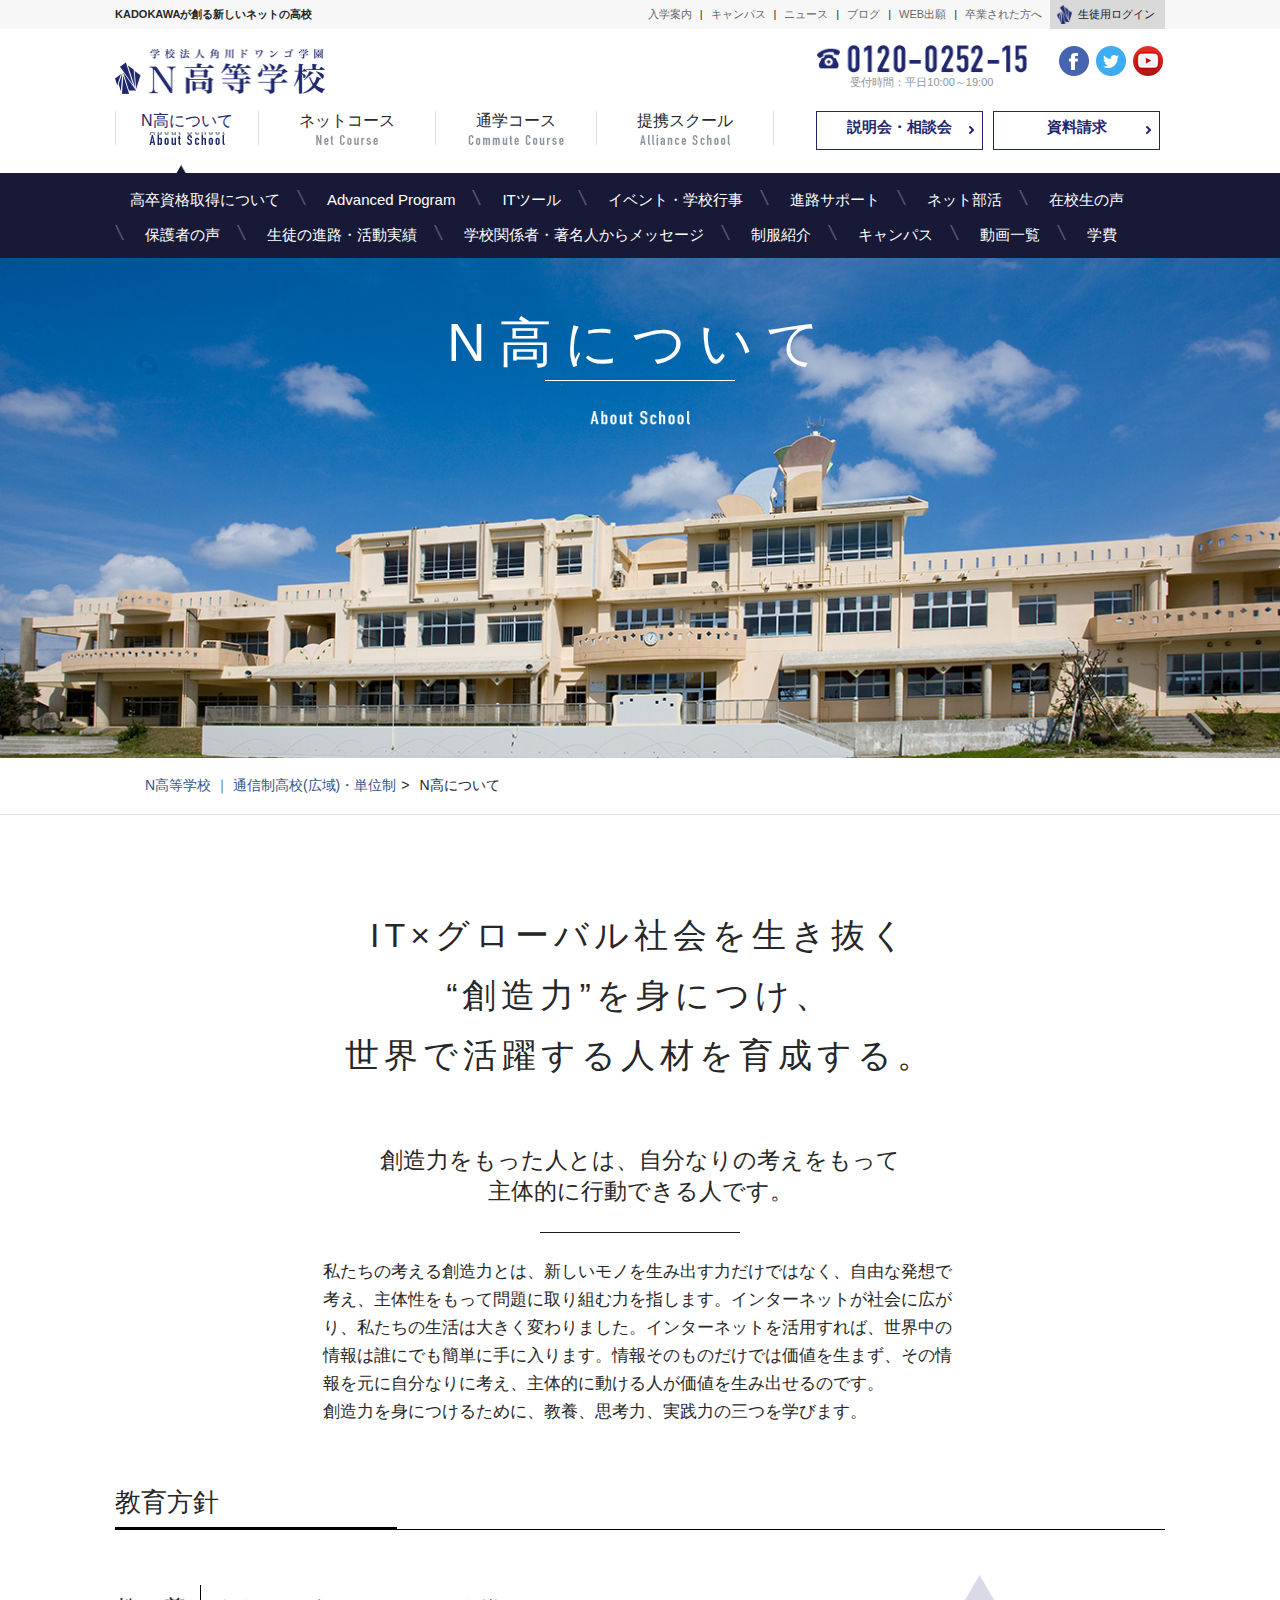
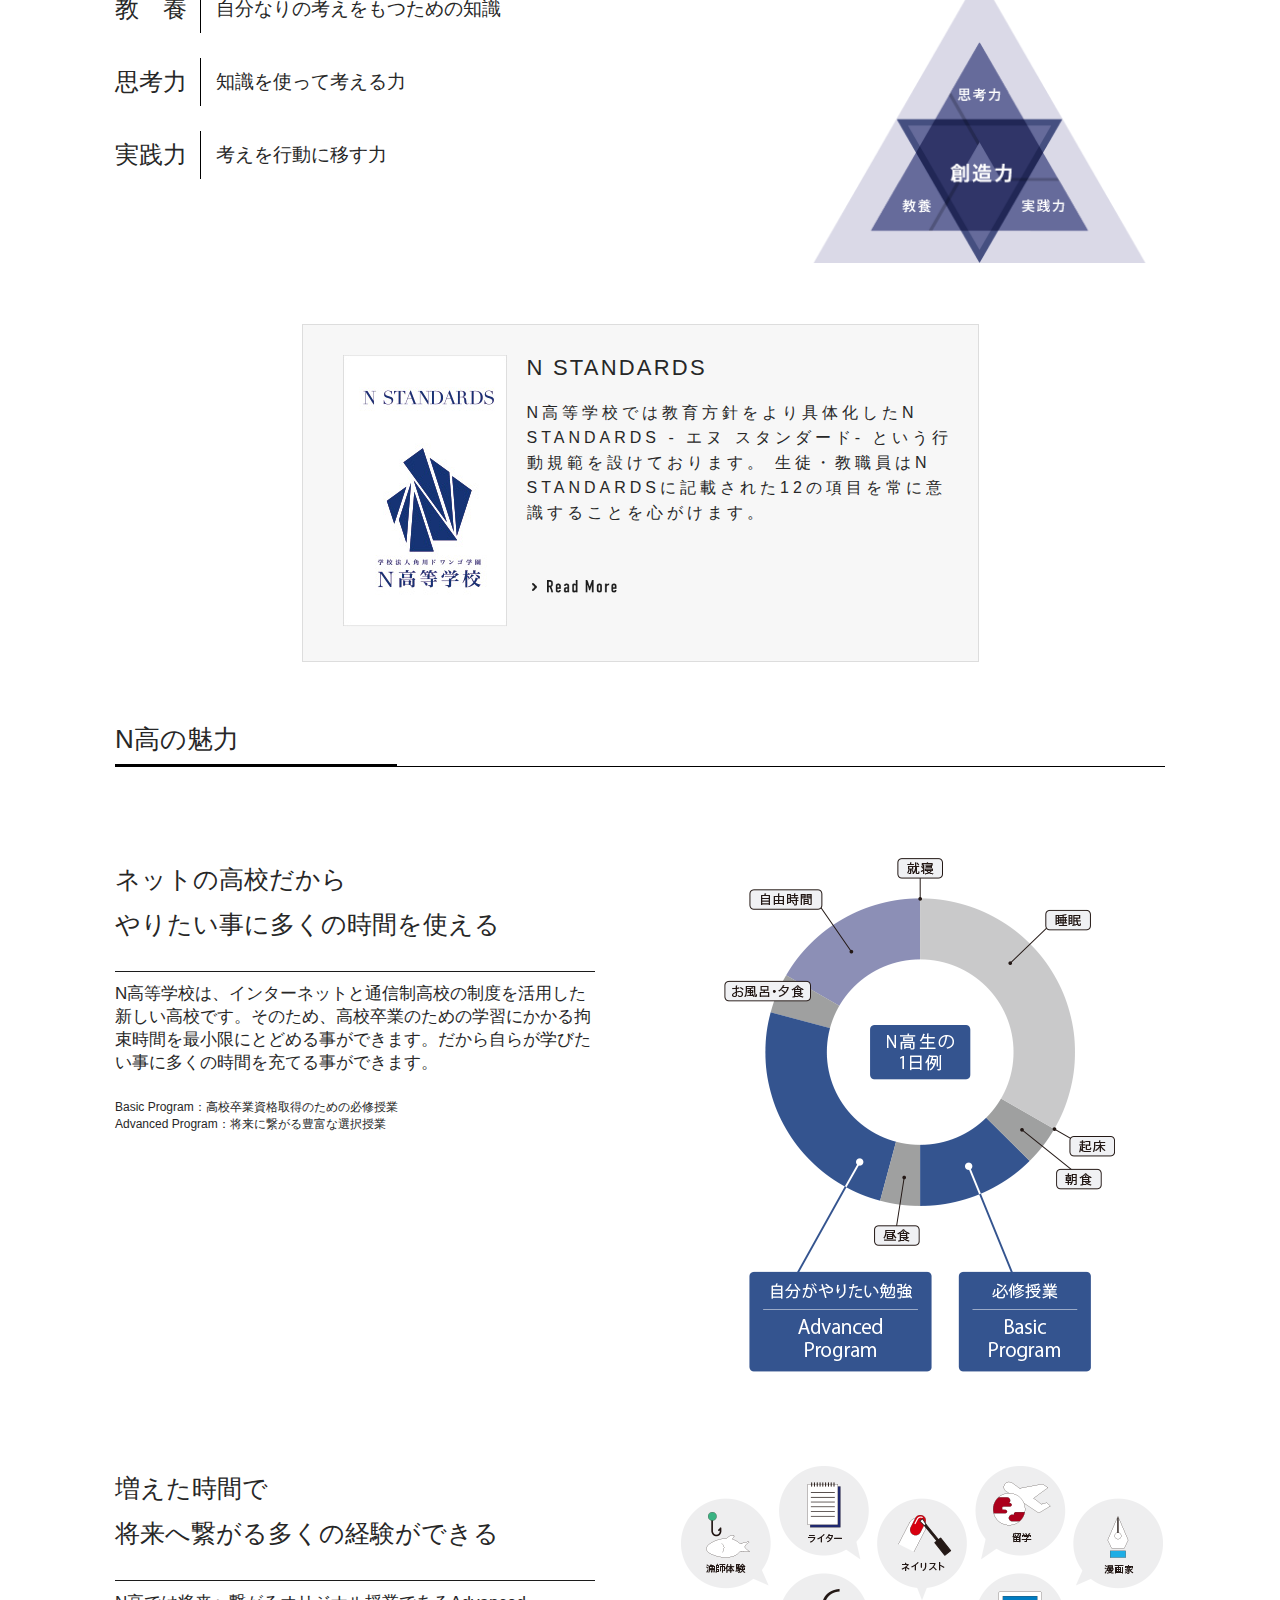
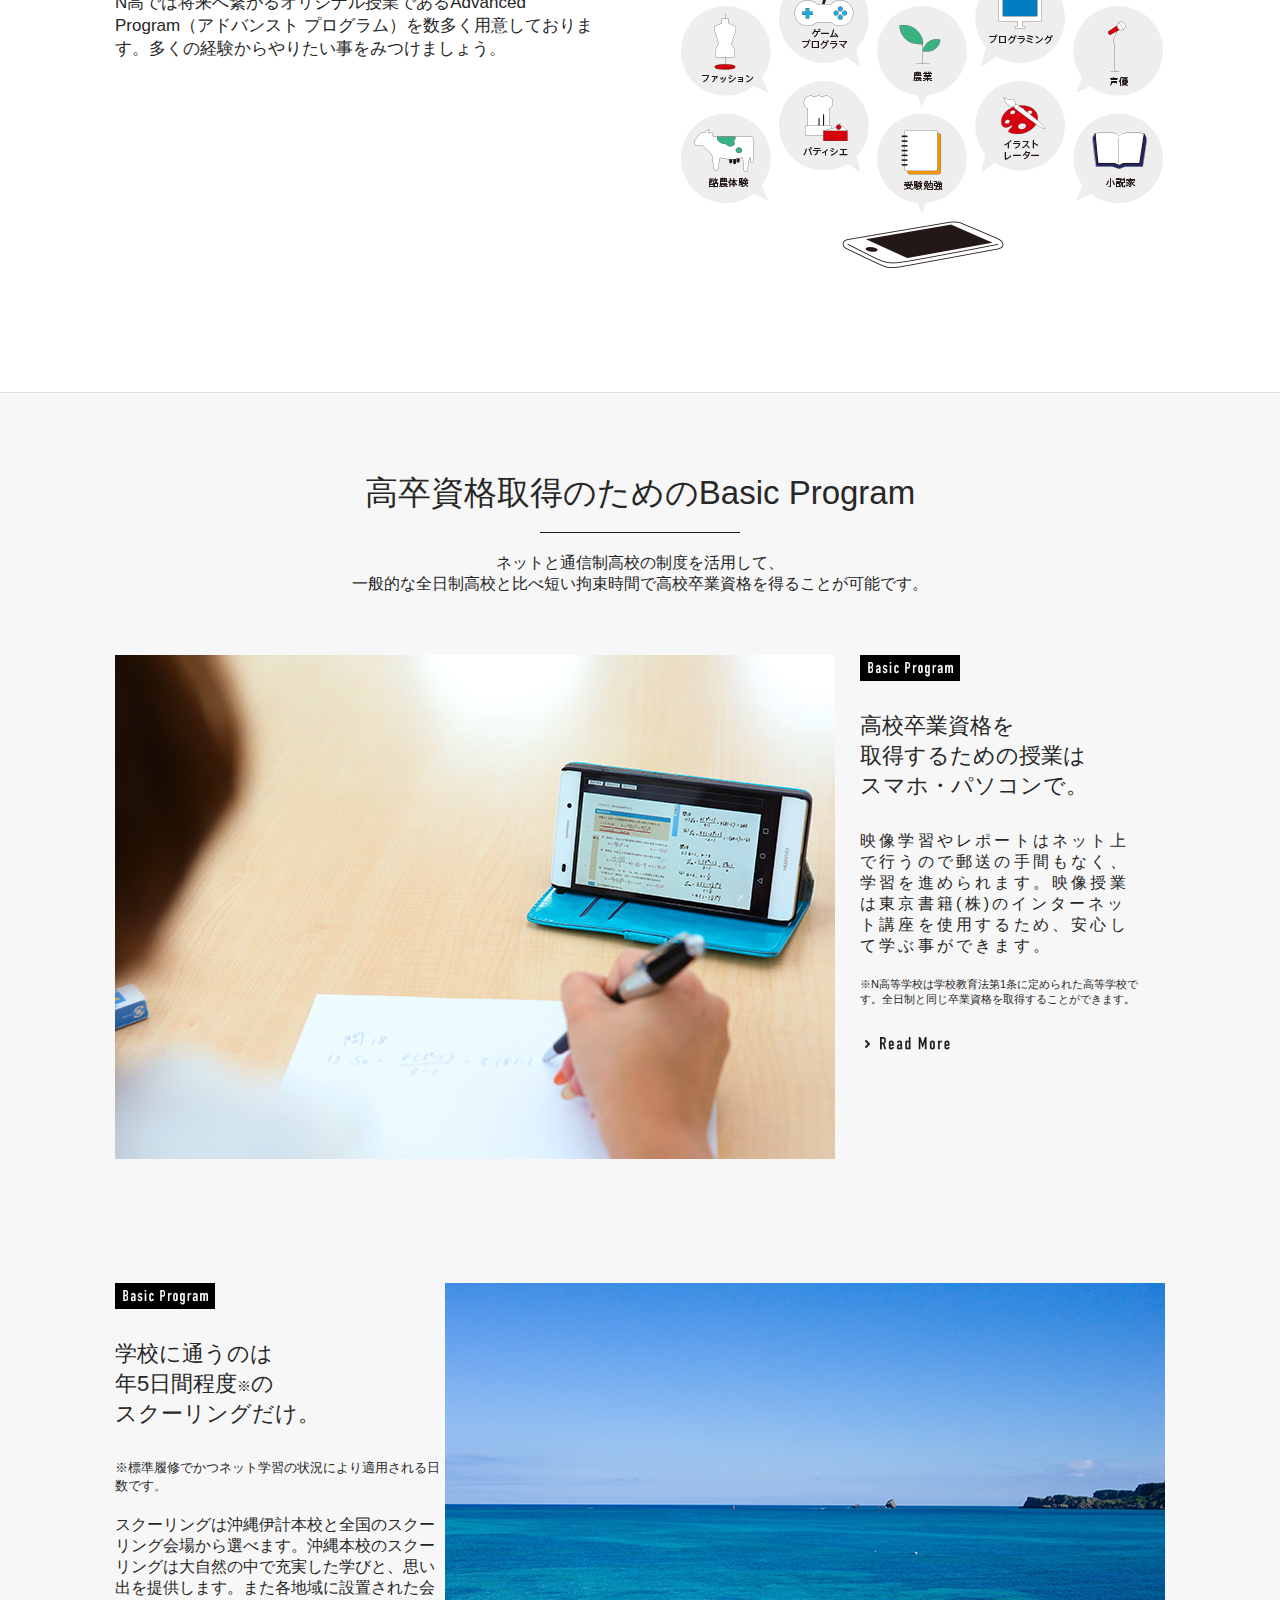
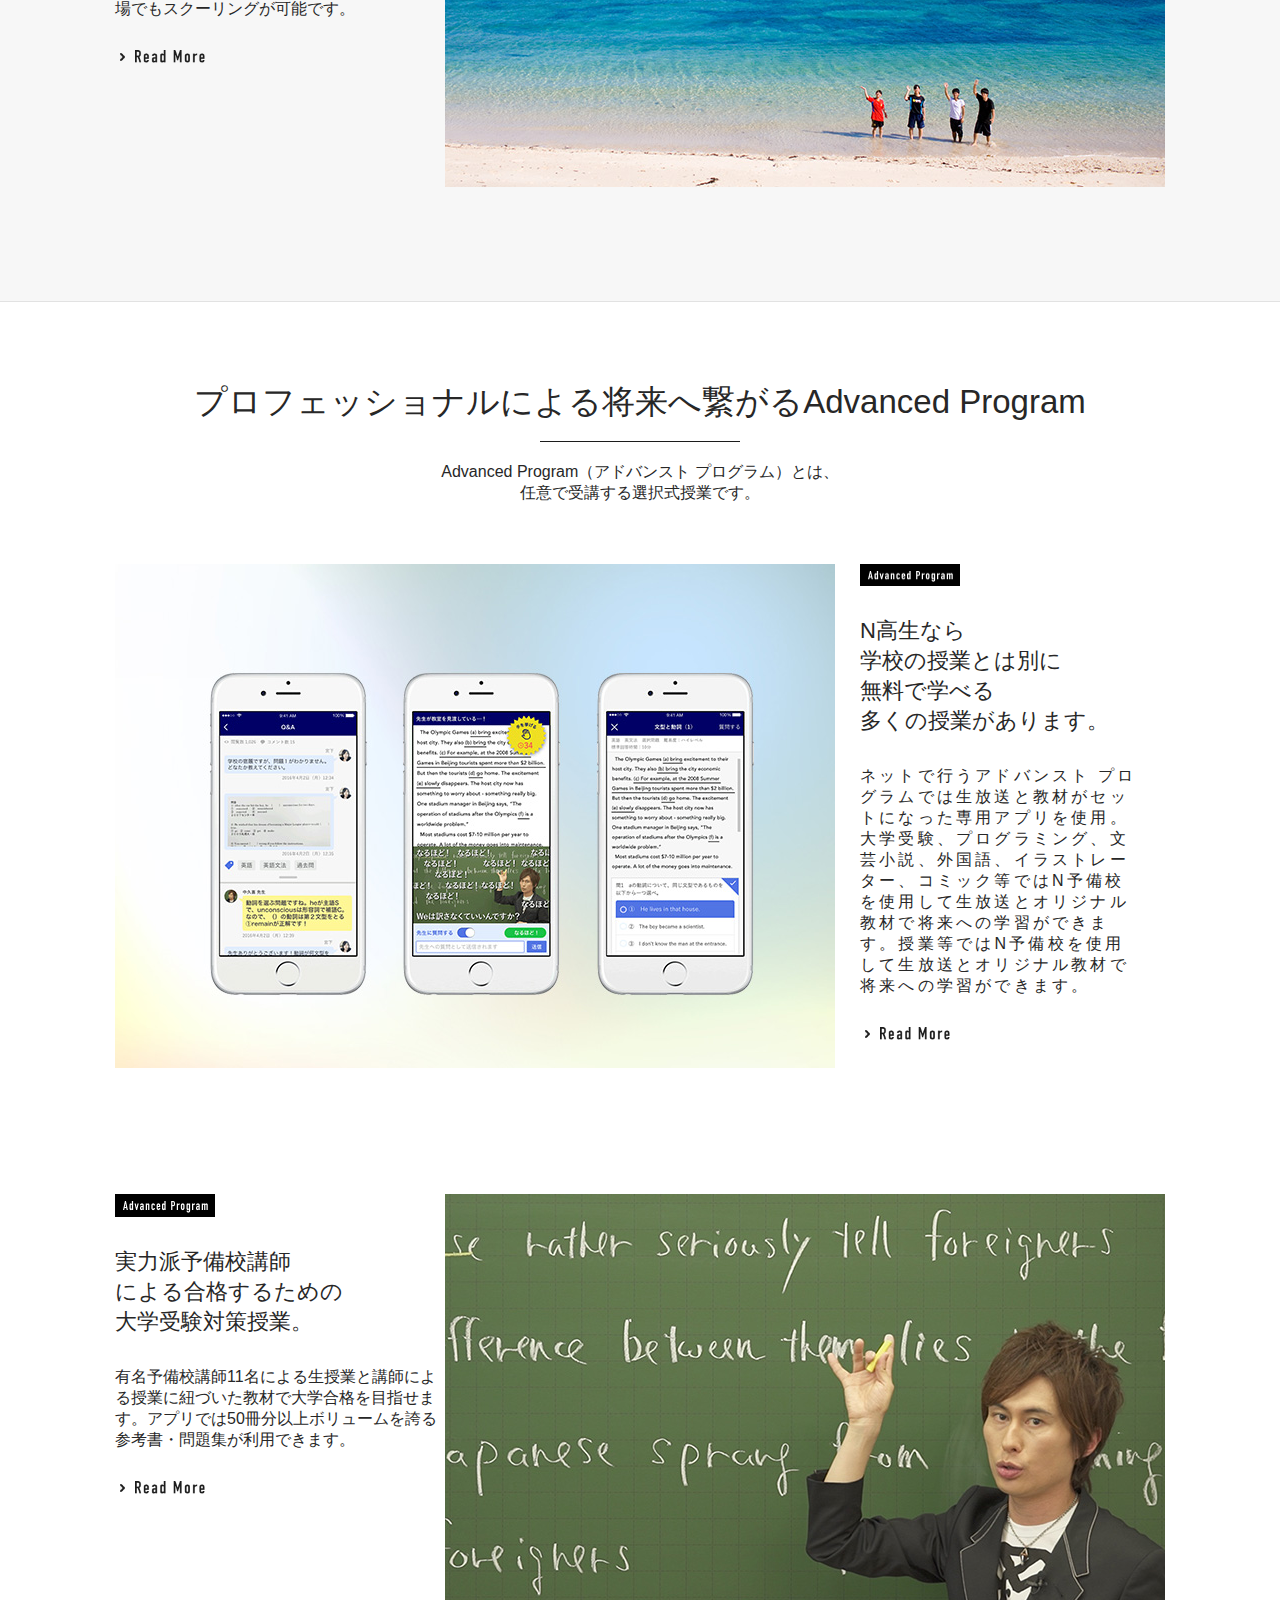
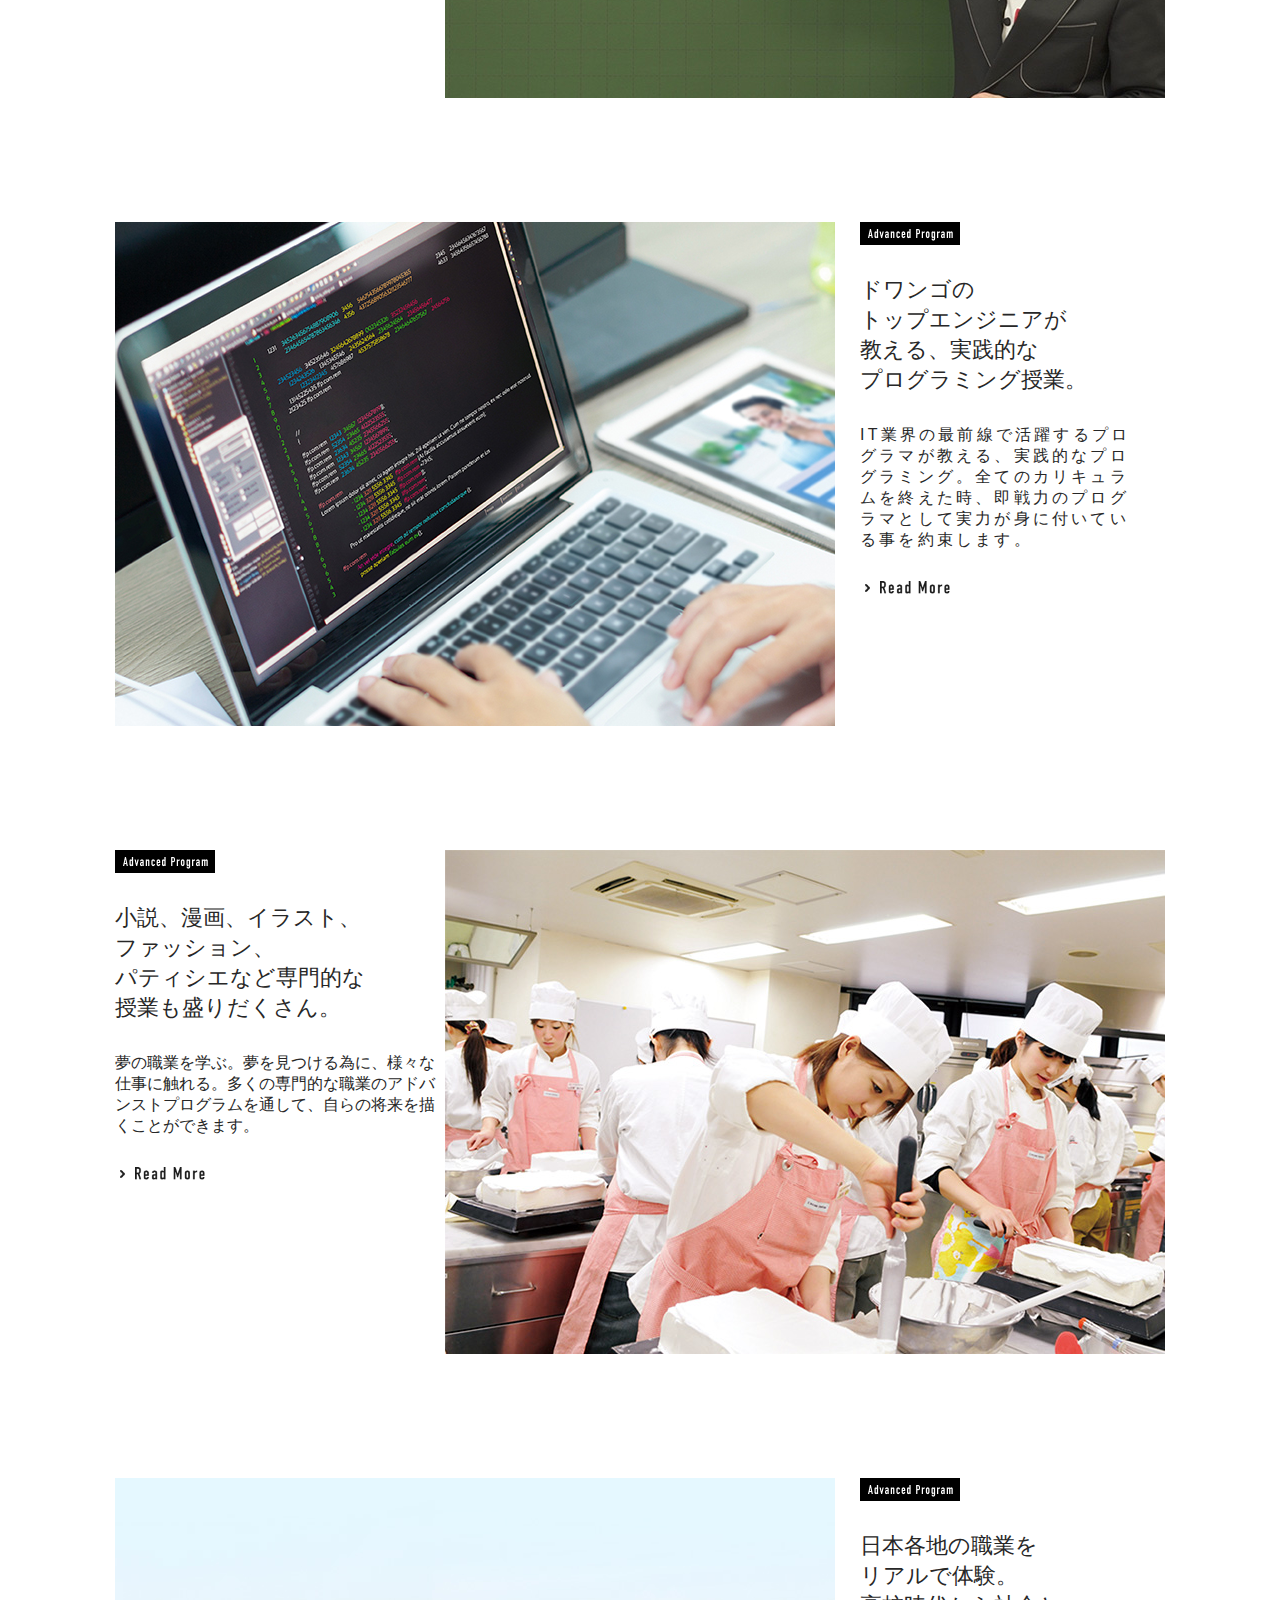
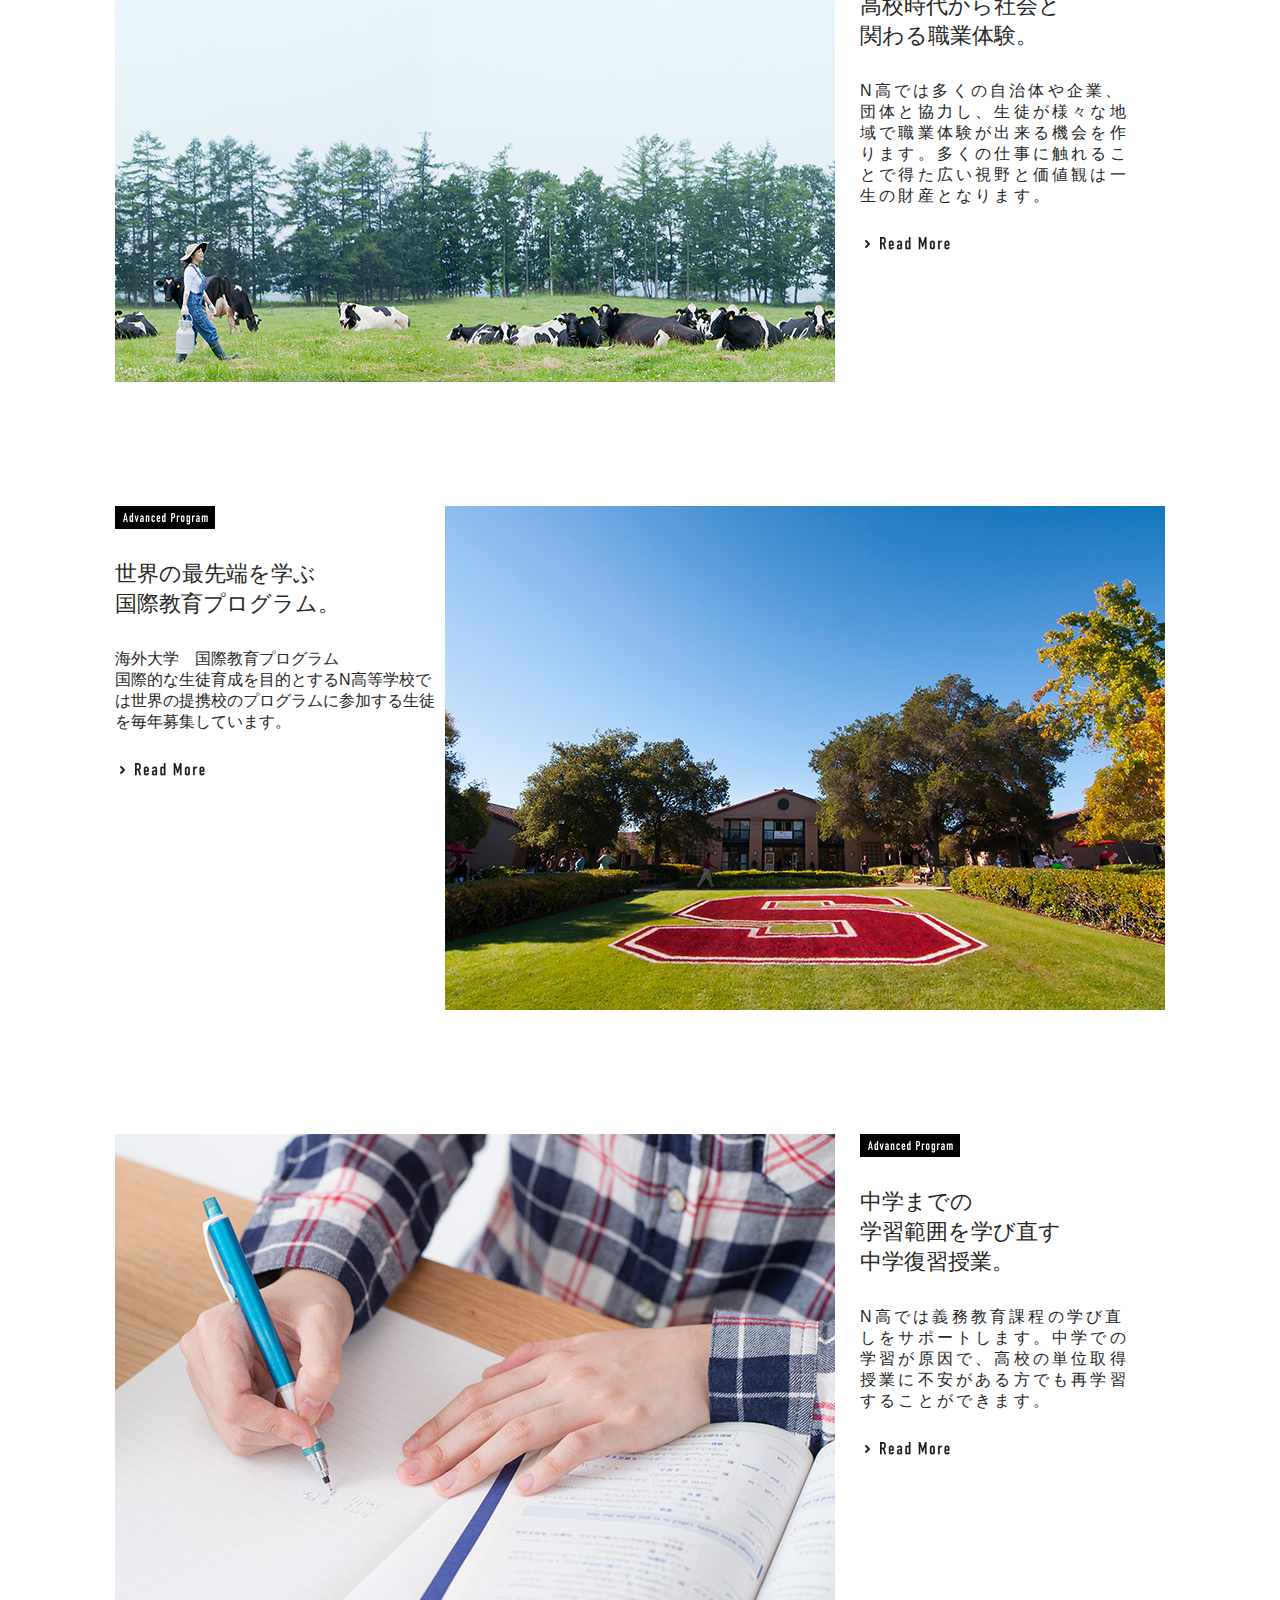
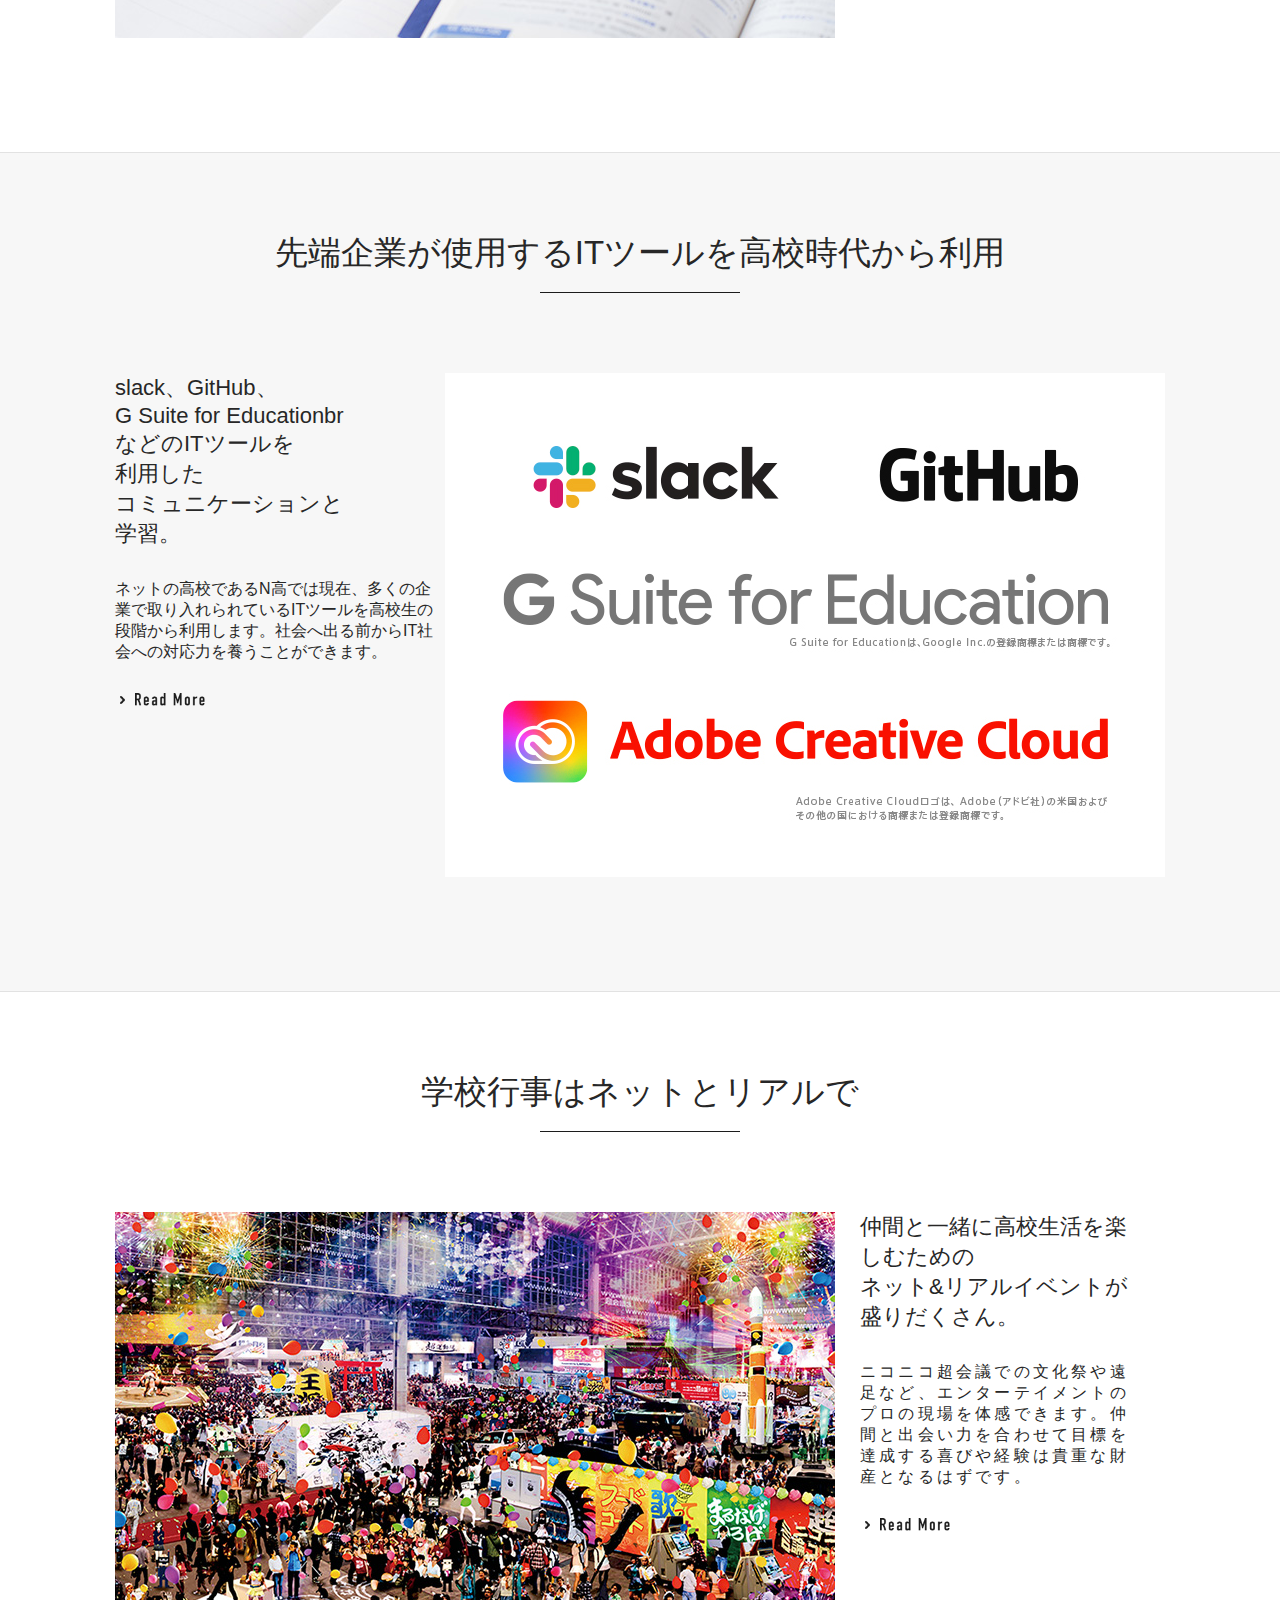
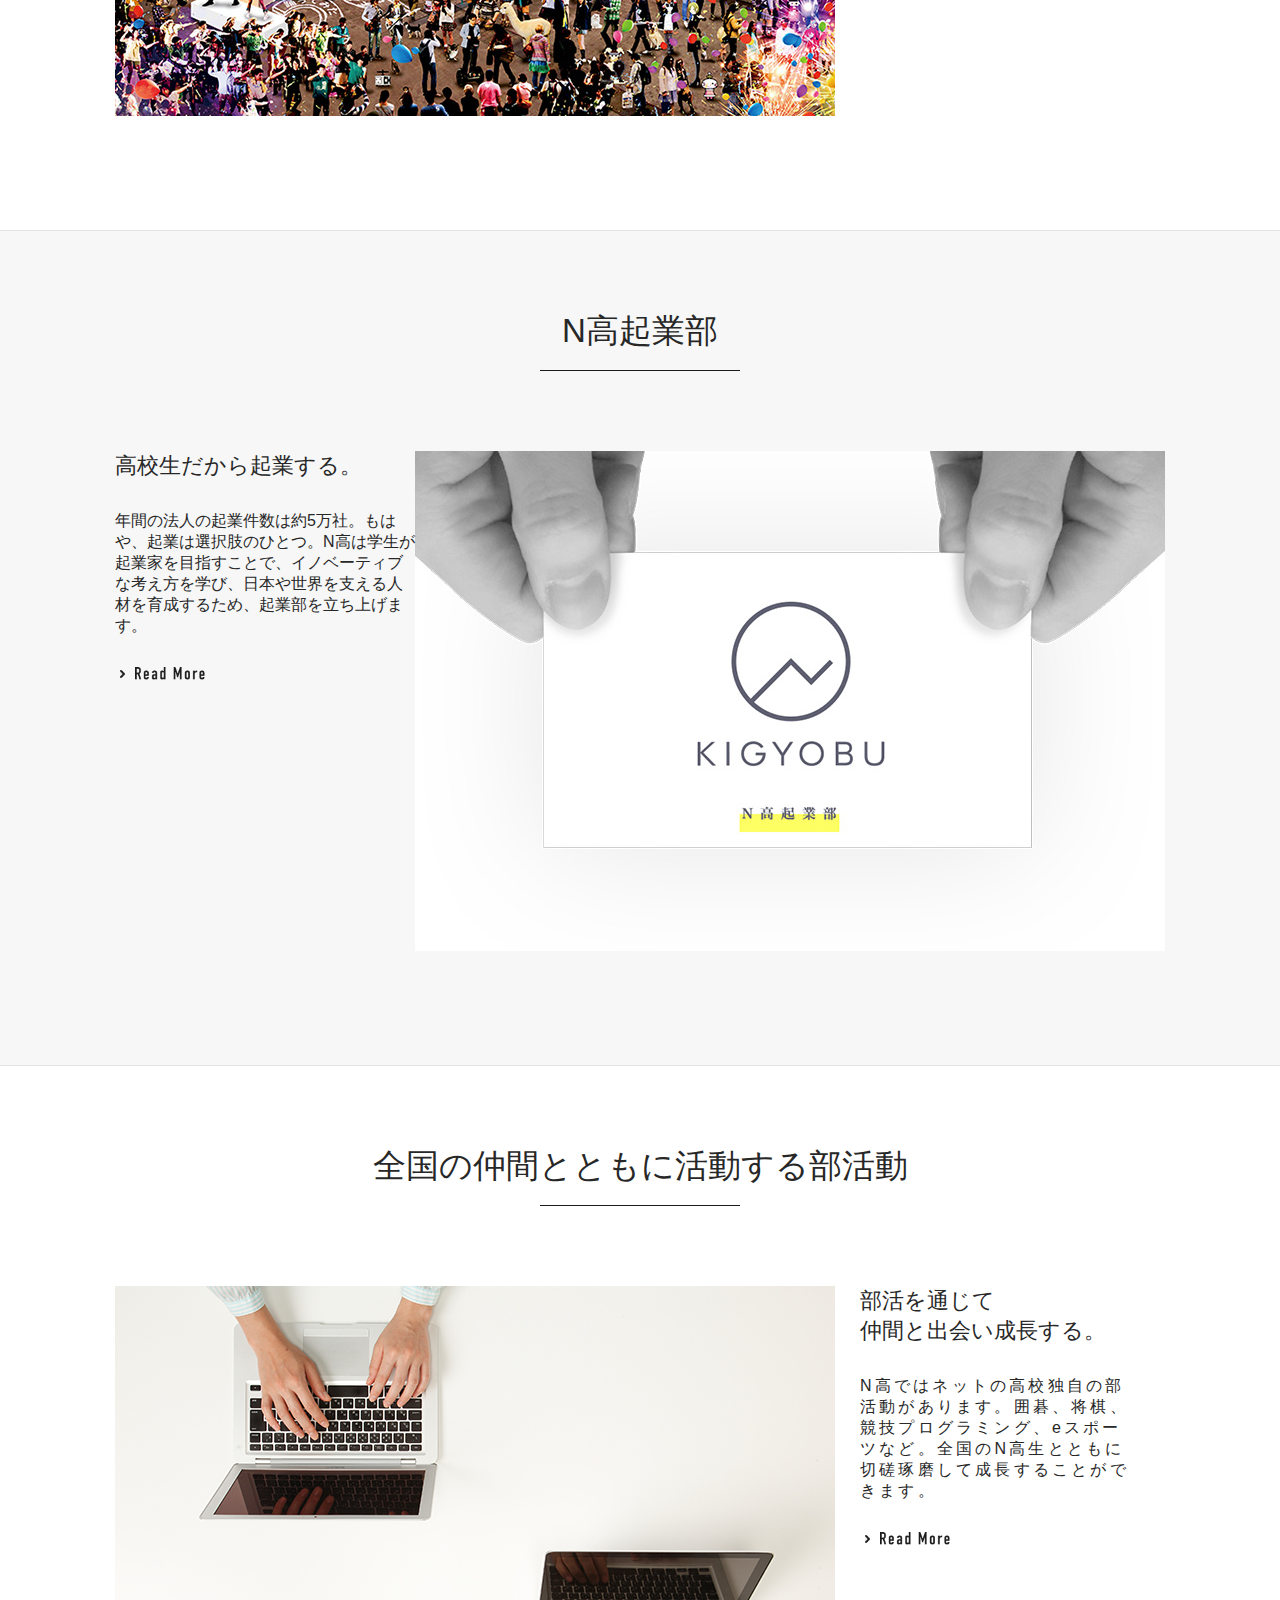
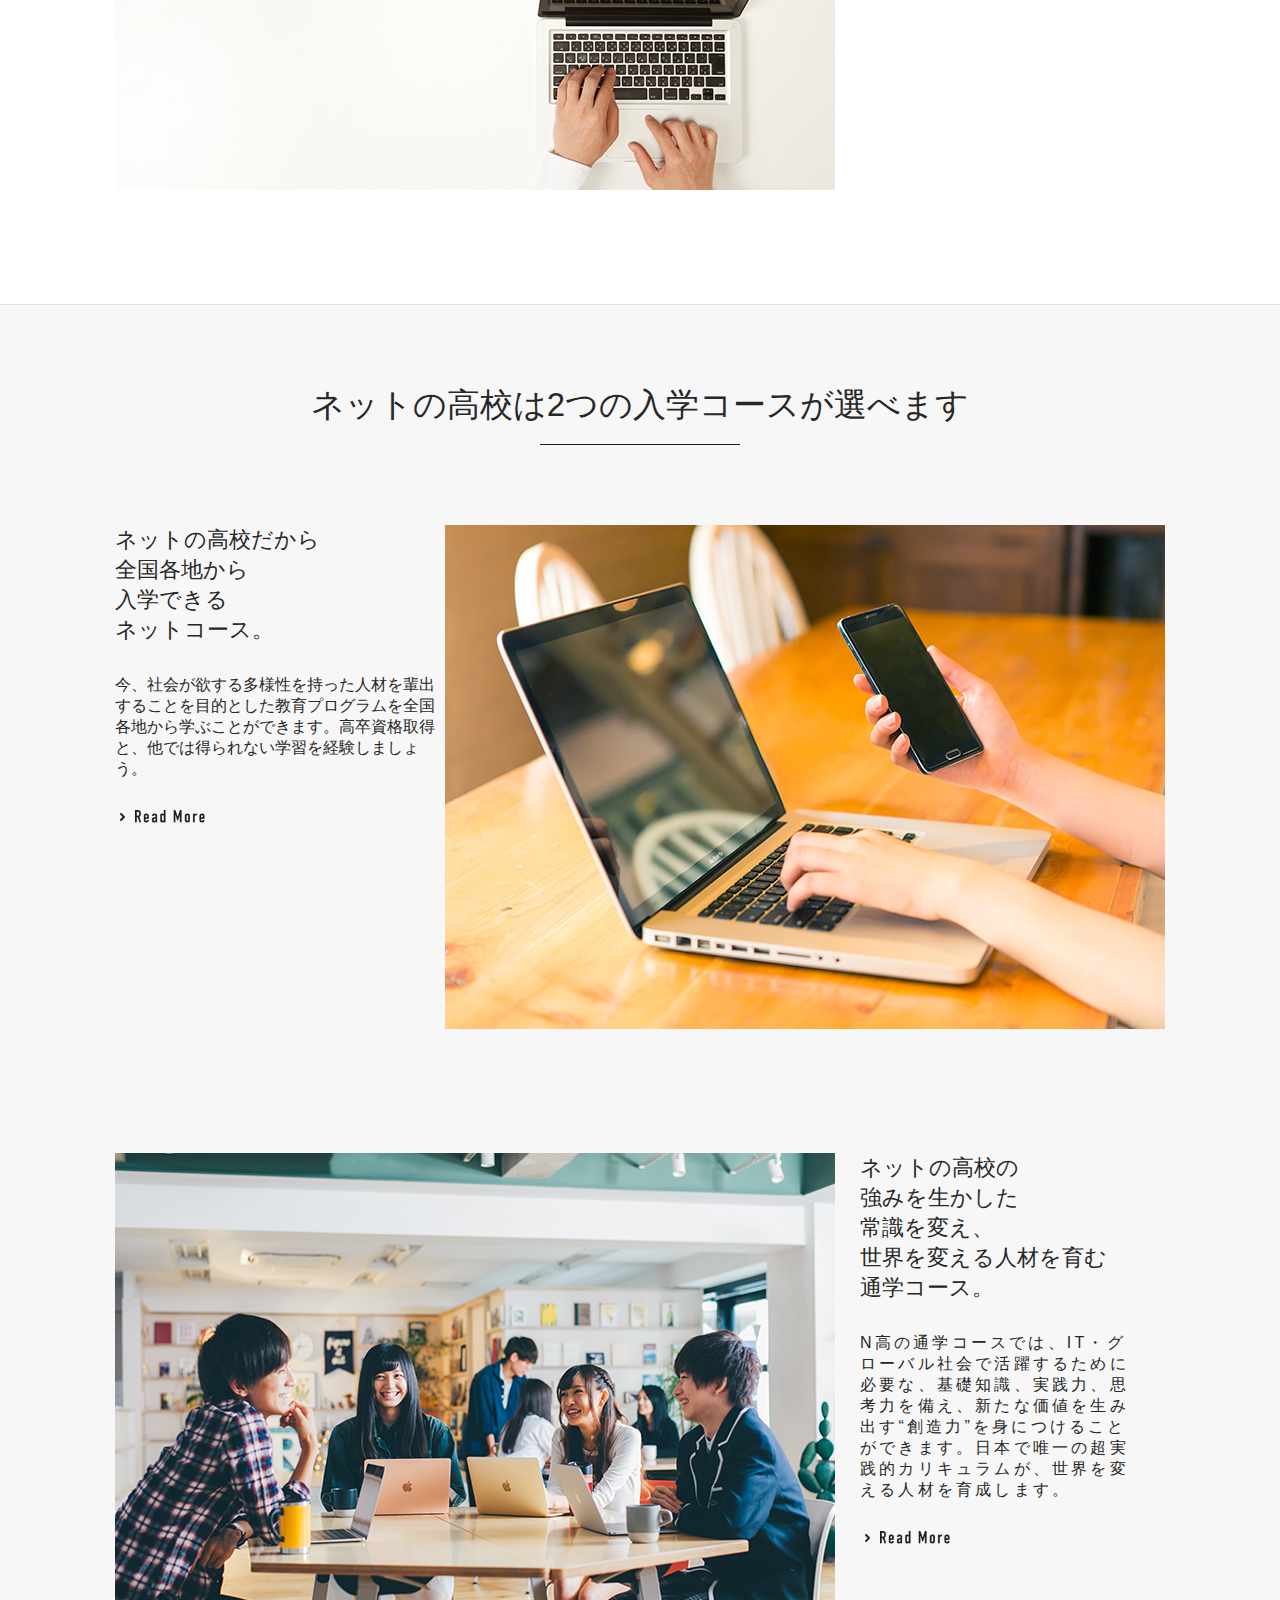
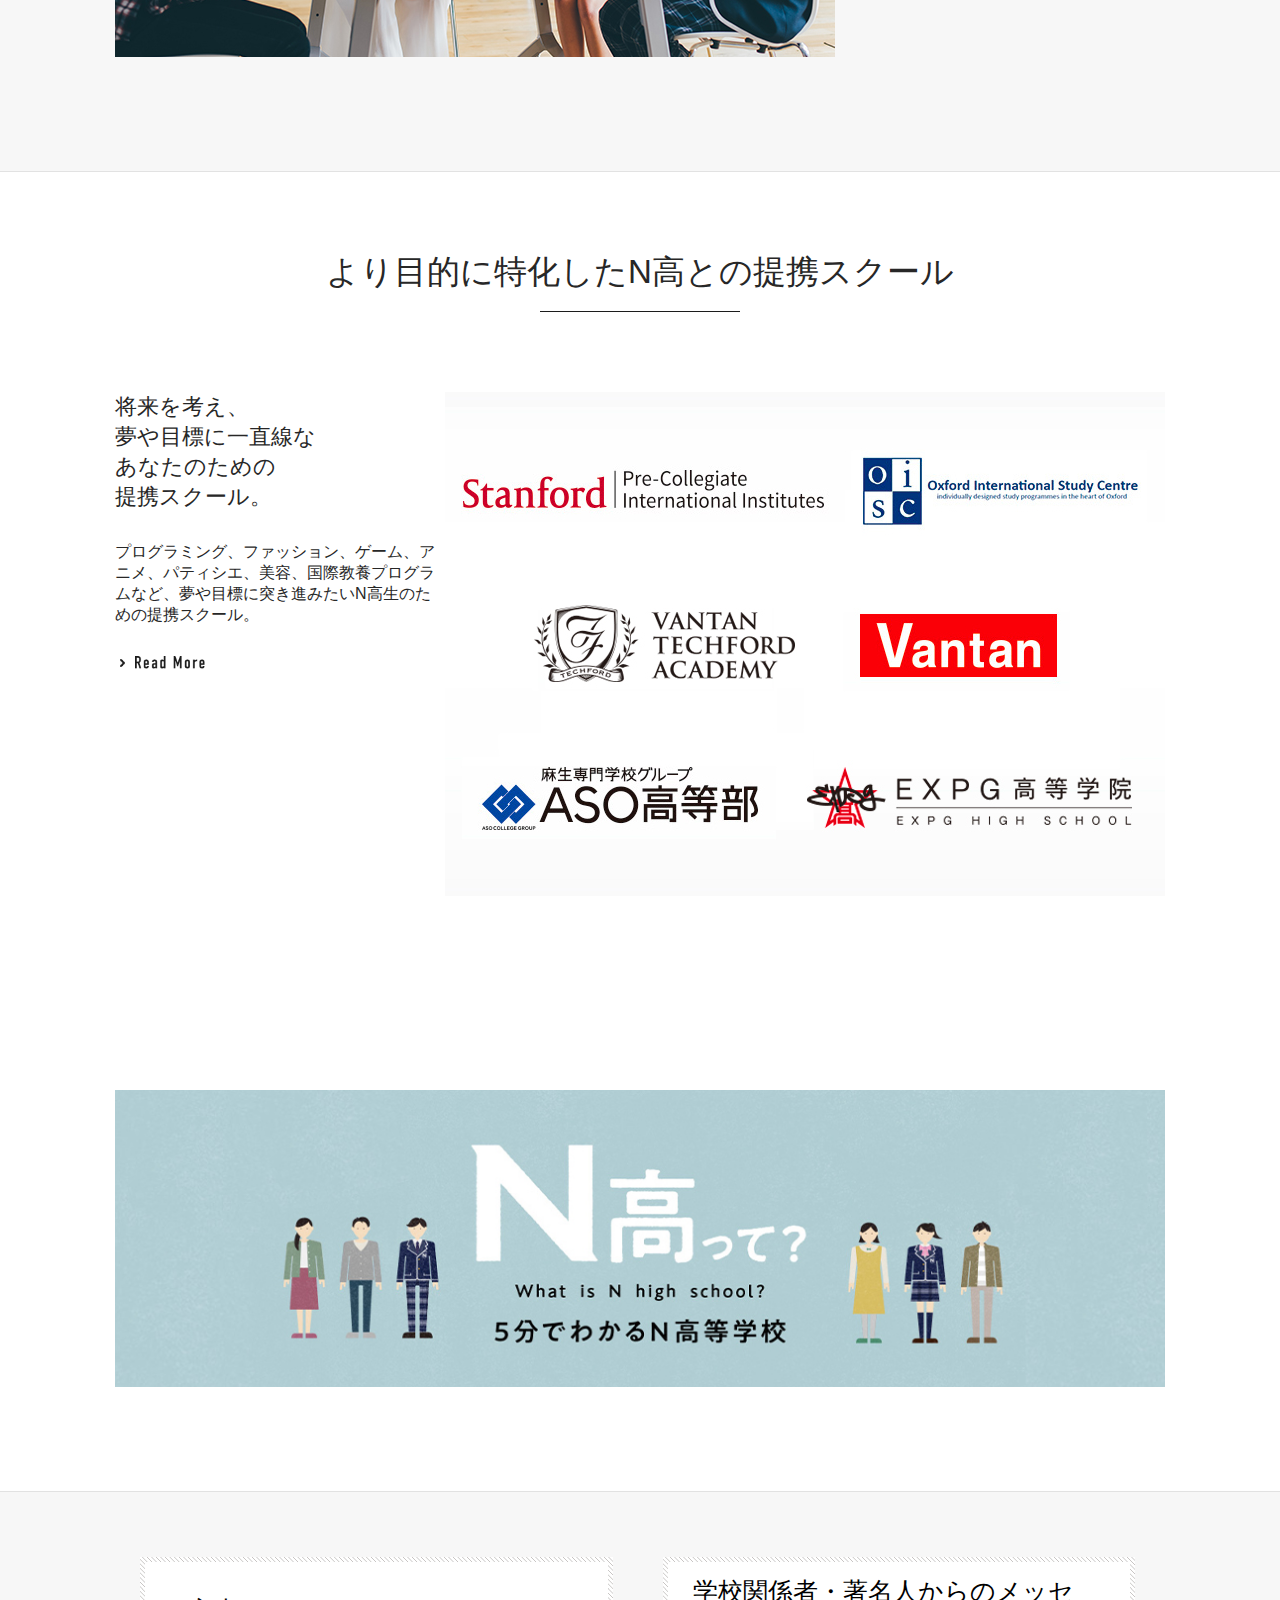
<file: html-nkou/index.html>
<!DOCTYPE html>
<html lang="ja">
<head>
    <meta charset="UTF-8">
    <meta name="viewport" content="width=device-width, initial-scale=1.0">
    <meta name="description" content="N高について About school. IT×グローバル社会を生き抜く “創造力”を身につけ、 世界で活躍する ...">
    <title>N高について｜N高等学校(通信制高校 高域・単位制)</title>
    <link rel="shortcut icon" href="favicon.ico">
    <link rel="stylesheet" href="style.css">
</head>
<body>
    <header>
        <div class="header-top">
            <div class="wrapper">
                <p>KADOKAWAが創る新しいネットの高校</p>
                <ul class="top-nav">
                    <li><a href="#">入学案内</a></li>
                    <li><a href="#">キャンパス</a></li>
                    <li><a href="#">ニュース</a></li>
                    <li><a href="#">ブログ</a></li>
                    <li><a href="#">WEB出願</a></li>
                    <li><a href="#">卒業された方へ</a></li>
                </ul>
                <div class="login">
                    <a href="#">生徒用ログイン</a>
                </div>
            </div>
        </div><!-- /.header-top -->
        <div class="header-middle">
            <div class="header-logo">
                <a href="#"><img src="images/header_mainlogo_pc01.png" alt="N高等学校"></a>
            </div>
            <div class="header-tel">
                <img src="images/header_tel03.png" alt="電話番号0120-0252-15">
                <p>受付時間：平日10:00～19:00</p>
            </div>
            <div class="header-sns">
                <a href="#"><img src="images/header_social01_01.png" alt="facebook"></a>
                <a href="#"><img src="images/header_social01_02.png" alt="twitter"></a>
                <a href="#"><img src="images/header_social01_03.png" alt="YouTube"></a>
            </div>
        </div><!-- /.header-middle -->
        <nav>
            <ul>
                <li><p  class="now-page">N高について</p></li>
                <li><a href="#">ネットコース</a></li>
                <li><a href="#">通学コース</a></li>
                <li><a href="#">提携スクール</a></li>
            </ul>
            <a href="#" class="entry-btn">説明会・相談会</a>
            <a href="#" class="entry-btn">資料請求</a>
        </nav>
        <div class="header-sub-nav">
            <div class="wrapper">
                <ul>
                    <li><a href="#">高卒資格取得について</a></li>
                    <li><a href="#">Advanced Program</a></li>
                    <li><a href="#">ITツール</a></li>
                    <li><a href="#">イベント・学校行事</a></li>
                    <li><a href="#">進路サポート</a></li>
                    <li><a href="#">ネット部活</a></li>
                    <li><a href="#">在校生の声</a></li>
                    <li><a href="#">保護者の声</a></li>
                    <li><a href="#">生徒の進路・活動実績</a></li>
                    <li><a href="#">学校関係者・著名人からメッセージ</a></li>
                    <li><a href="#">制服紹介</a></li>
                    <li><a href="#">キャンパス</a></li>
                    <li><a href="#">動画一覧</a></li>
                    <li><a href="#">学費</a></li>
                </ul>
            </div>
        </div><!-- /.header-sub-nav -->
        <div class="header-title">
            <h1>N高について</h1>
            <img src="images/about_maintitle_ruby01.png" alt="">
        </div>
        <div class="breadcramb">
            <ol>
                <li><a href="#">N高等学校 ｜ 通信制高校(広域)・単位制</a></li>
                <li>N高について</li>
            </ol>
        </div>
        <div class="fixed-bar-bg">
            <div class="fixed-bar">
                <div class="fixed-logo">
                    <a href="#"><img src="images/header_mainlogo_pc01.png" alt="N高等学校"></a>
                </div>
                <div class="fixed-tel">
                    <img src="images/header_tel01.png" alt="電話番号0120-0252-15">
                </div>
                <p>受付時間<br>
                    平日10:00～19:00
                </p>
                <a href="#" class="entry-btn">説明会・相談会</a>
                <a href="#" class="entry-btn">資料請求</a>
            </div>
        </div><!-- /.fixed-bar -->
    </header>

    <main>
        <article>
            <div class="main-wrapper">
                <h2>
                    IT×グローバル社会を生き抜く<br>
                    “創造力”を身につけ、<br>
                    世界で活躍する人材を育成する。
                </h2>
                <p>
                    創造力をもった人とは、自分なりの考えをもって<br>
                    主体的に行動できる人です。
                </p>
                <div class="message">私たちの考える創造力とは、新しいモノを生み出す力だけではなく、自由な発想で考え、主体性をもって問題に取り組む力を指します。インターネットが社会に広がり、私たちの生活は大きく変わりました。インターネットを活用すれば、世界中の情報は誰にでも簡単に手に入ります。情報そのものだけでは価値を生まず、その情報を元に自分なりに考え、主体的に動ける人が価値を生み出せるのです。<br>
                    創造力を身につけるために、教養、思考力、実践力の三つを学びます。</div>
                <section>
                    <h3>教育方針</h3>
                    <div class="edu-list">
                        <ul>
                            <li><h4>教　養</h4>自分なりの考えをもつための知識</li>
                            <li><h4>思考力</h4>知識を使って考える力</li>
                            <li><h4>実践力</h4>考えを行動に移す力</li>
                        </ul>
                        <div class="about-image">
                            <img src="images/about_img00_01.png" alt="">
                        </div>
                    </div>
                    <div class="n-standard">
                        <div class="pict">
                            <img src="images/credo_card.jpg" alt="">
                        </div>
                        <div class="text">
                            <p class="title">N STANDARDS</p>
                            <p>N高等学校では教育方針をより具体化したN STANDARDS - エヌ スタンダード- という行動規範を設けております。 生徒・教職員はN STANDARDSに記載された12の項目を常に意識することを心がけます。</p>
                            <div class="read-more">
                                <img src="images/text_read_more01_black01.png" alt="">
                            </div>
                        </div>
                        <a href="#"></a>
                    </div>
                </section>
                <section>
                    <h3>N高の魅力</h3>
                    <div class="charm-block">
                        <div class="text">
                            <h4>ネットの高校だから<br>
                                やりたい事に多くの時間を使える
                            </h4>
                            <p>N高等学校は、インターネットと通信制高校の制度を活用した新しい高校です。そのため、高校卒業のための学習にかかる拘束時間を最小限にとどめる事ができます。だから自らが学びたい事に多くの時間を充てる事ができます。</p>
                            <div class="postscript">Basic Program：高校卒業資格取得のための必修授業<br>
                                Advanced Program：将来に繋がる豊富な選択授業
                            </div>
                        </div>
                        <div class="pict">
                            <img src="images/about_img02_01.png" alt="">
                        </div>
                    </div>
                    <div class="charm-block">
                        <div class="text">
                            <h4>増えた時間で<br>
                                将来へ繋がる多くの経験ができる
                            </h4>
                            <p>N高では将来へ繋がるオリジナル授業であるAdvanced Program（アドバンスト プログラム）を数多く用意しております。多くの経験からやりたい事をみつけましょう。</p>
                        </div>
                        <div class="pict">
                            <img src="images/about_img02_02.png" alt="">
                        </div>
                    </div>                
                </section>
            </div><!-- /.main-wrapper -->
        </article>
        <div class="contents">
            <div class="wrapper">
                <article>
                    <h2>高卒資格取得のためのBasic Program</h2>
                    <p>
                        ネットと通信制高校の制度を活用して、<br>
                        一般的な全日制高校と比べ短い拘束時間で高校卒業資格を得ることが可能です。
                    </p>
                    <div class="box">
                        <div class="pict">
                            <img src="images/about_img03_01.jpg" alt="">
                        </div>
                        <div class="text">
                            <div class="index">
                                <img src="images/text_basic_program01_white01.png" alt="">
                            </div>
                            <h3>
                                高校卒業資格を<br>
                                取得するための授業は<br>
                                スマホ・パソコンで。
                            </h3>
                            <p>
                                映像学習やレポートはネット上で行うので郵送の手間もなく、学習を進められます。映像授業は東京書籍(株)のインターネット講座を使用するため、安心して学ぶ事ができます。
                            </p>
                            <div class="note">
                                ※N高等学校は学校教育法第1条に定められた高等学校です。全日制と同じ卒業資格を取得することができます。
                            </div>
                            <div class="read-more">
                                <img src="images/text_read_more01_black01.png" alt="">
                            </div>
                            <a href="#"></a>
                        </div>
                    </div><!-- /.box1 -->
                    <div class="reverse-box">
                        <div class="pict">
                            <img src="images/about_img03_02.jpg" alt="">
                        </div>
                        <div class="text">
                            <div class="index">
                                <img src="images/text_basic_program01_white01.png" alt="">
                            </div>
                            <h3>
                                学校に通うのは<br>
                                年5日間程度<span>※</span>の<br>
                                スクーリングだけ。
                            </h3>
                            <div class="note2">
                                ※標準履修でかつネット学習の状況により適用される日数です。
                            </div>                            
                            <p>
                                スクーリングは沖縄伊計本校と全国のスクーリング会場から選べます。沖縄本校のスクーリングは大自然の中で充実した学びと、思い出を提供します。また各地域に設置された会場でもスクーリングが可能です。
                            </p>
                            <div class="read-more">
                                <img src="images/text_read_more01_black01.png" alt="">
                            </div>
                            <a href="#"></a>
                        </div>
                    </div><!-- /.reverse-box -->
                </article>
            </div><!-- /.wrapper -->
            <div class="wrapper">
                <article>
                    <h2>プロフェッショナルによる将来へ繋がるAdvanced Program</h2>
                    <p>
                        Advanced Program（アドバンスト プログラム）とは、<br>
                        任意で受講する選択式授業です。
                    </p>
                    <div class="box">
                        <div class="pict">
                            <img src="images/about_img04_01.jpg" alt="">
                        </div>
                        <div class="text">
                            <div class="index">
                                <img src="images/text_advanced_program01_white01.png" alt="">
                            </div>
                            <h3>
                                N高生なら<br>
                                学校の授業とは別に<br>
                                無料で学べる<br>
                                多くの授業があります。
                            </h3>
                            <p>
                                ネットで行うアドバンスト プログラムでは生放送と教材がセットになった専用アプリを使用。大学受験、プログラミング、文芸小説、外国語、イラストレーター、コミック等ではN予備校を使用して生放送とオリジナル教材で将来への学習ができます。授業等ではN予備校を使用して生放送とオリジナル教材で将来への学習ができます。
                            </p>
                            <div class="read-more">
                                <img src="images/text_read_more01_black01.png" alt="">
                            </div>
                            <a href="#"></a>
                        </div>
                    </div><!-- /.box3 -->
                    <div class="reverse-box">
                        <div class="pict">
                            <img src="images/about_img04_02.jpg" alt="">
                        </div>
                        <div class="text">
                            <div class="index">
                                <img src="images/text_advanced_program01_white01.png" alt="">
                            </div>
                            <h3>
                                実力派予備校講師<br>
                                による合格するための<br>
                                大学受験対策授業。
                            </h3>                          
                            <p>
                                有名予備校講師11名による生授業と講師による授業に紐づいた教材で大学合格を目指せます。アプリでは50冊分以上ボリュームを誇る参考書・問題集が利用できます。
                            </p>
                            <div class="read-more">
                                <img src="images/text_read_more01_black01.png" alt="">
                            </div>
                            <a href="#"></a>
                        </div>
                    </div><!-- /.box4 -->
                    <div class="box">
                        <div class="pict">
                            <img src="images/about_img04_03.jpg" alt="">
                        </div>
                        <div class="text">
                            <div class="index">
                                <img src="images/text_advanced_program01_white01.png" alt="">
                            </div>
                            <h3>
                                ドワンゴの<br>
                                トップエンジニアが<br>
                                教える、実践的な<br>
                                プログラミング授業。
                            </h3>                          
                            <p>
                                IT業界の最前線で活躍するプログラマが教える、実践的なプログラミング。全てのカリキュラムを終えた時、即戦力のプログラマとして実力が身に付いている事を約束します。
                            </p>
                            <div class="read-more">
                                <img src="images/text_read_more01_black01.png" alt="">
                            </div>
                            <a href="#"></a>
                        </div>
                    </div><!-- /.box5 -->
                    <div class="reverse-box">
                        <div class="pict">
                            <img src="images/about_img04_04.jpg" alt="">
                        </div>
                        <div class="text">
                            <div class="index">
                                <img src="images/text_advanced_program01_white01.png" alt="">
                            </div>
                            <h3>
                                小説、漫画、イラスト、<br>
                                ファッション、<br>
                                パティシエなど専門的な<br>
                                授業も盛りだくさん。                                
                            </h3>                          
                            <p>
                                夢の職業を学ぶ。夢を見つける為に、様々な仕事に触れる。多くの専門的な職業のアドバンストプログラムを通して、自らの将来を描くことができます。
                            </p>
                            <div class="read-more">
                                <img src="images/text_read_more01_black01.png" alt="">
                            </div>
                            <a href="#"></a>
                        </div>
                    </div><!-- /.box6 -->
                    <div class="box">
                        <div class="pict">
                            <img src="images/about_img04_05.jpg" alt="">
                        </div>
                        <div class="text">
                            <div class="index">
                                <img src="images/text_advanced_program01_white01.png" alt="">
                            </div>
                            <h3>
                                日本各地の職業を<br>
                                リアルで体験。<br>
                                高校時代から社会と<br>
                                関わる職業体験。                             
                            </h3>                          
                            <p>
                                N高では多くの自治体や企業、団体と協力し、生徒が様々な地域で職業体験が出来る機会を作ります。多くの仕事に触れることで得た広い視野と価値観は一生の財産となります。
                            </p>
                            <div class="read-more">
                                <img src="images/text_read_more01_black01.png" alt="">
                            </div>
                            <a href="#"></a>
                        </div>
                    </div><!-- /.box7 -->
                    <div class="reverse-box">
                        <div class="pict">
                            <img src="images/about_img04_06.jpg" alt="">
                        </div>
                        <div class="text">
                            <div class="index">
                                <img src="images/text_advanced_program01_white01.png" alt="">
                            </div>
                            <h3>
                                世界の最先端を学ぶ<br>
                                国際教育プログラム。                             
                            </h3>                          
                            <p>
                                海外大学　国際教育プログラム<br>
                                国際的な生徒育成を目的とするN高等学校では世界の提携校のプログラムに参加する生徒を毎年募集しています。
                            </p>
                            <div class="read-more">
                                <img src="images/text_read_more01_black01.png" alt="">
                            </div>
                            <a href="#"></a>
                        </div>
                    </div><!-- /.box8 -->
                    <div class="box">
                        <div class="pict">
                            <img src="images/about_img04_07.jpg" alt="">
                        </div>
                        <div class="text">
                            <div class="index">
                                <img src="images/text_advanced_program01_white01.png" alt="">
                            </div>
                            <h3>
                                中学までの<br>
                                学習範囲を学び直す<br>
                                中学復習授業。                           
                            </h3>                          
                            <p>
                                N高では義務教育課程の学び直しをサポートします。中学での学習が原因で、高校の単位取得授業に不安がある方でも再学習することができます。
                            </p>
                            <div class="read-more">
                                <img src="images/text_read_more01_black01.png" alt="">
                            </div>
                            <a href="#"></a>
                        </div>
                    </div><!-- /.box9 -->
                </article>
            </div><!-- /.wrapper -->
            <div class="wrapper">
                <article>
                    <h2>先端企業が使用するITツールを高校時代から利用</h2>
                    <div class="reverse-box">
                        <div class="pict">
                            <img src="images/about_img05_01.jpg" alt="">
                        </div>
                        <div class="text">
                            <h3>
                                slack、GitHub、<br>
                                G Suite for Educationbr <br>
                                などのITツールを<br>
                                利用した<br>
                                コミュニケーションと<br>
                                学習。
                            </h3>
                            <p>
                                ネットの高校であるN高では現在、多くの企業で取り入れられているITツールを高校生の段階から利用します。社会へ出る前からIT社会への対応力を養うことができます。
                            </p>
                            <div class="read-more">
                                <img src="images/text_read_more01_black01.png" alt="">
                            </div>
                            <a href="#"></a>
                        </div>
                    </div><!-- /.box10 -->
                </article>
            </div>
            <div class="wrapper">
                <article>
                    <h2>学校行事はネットとリアルで</h2>
                    <div class="box">
                        <div class="pict">
                            <img src="images/about_img06_01.jpg" alt="">
                        </div>
                        <div class="text">
                            <h3>
                                仲間と一緒に高校生活を楽しむための<br>
                                ネット&amp;リアルイベントが盛りだくさん。
                            </h3>
                            <p>
                                ニコニコ超会議での文化祭や遠足など、エンターテイメントのプロの現場を体感できます。仲間と出会い力を合わせて目標を達成する喜びや経験は貴重な財産となるはずです。
                            </p>
                            <div class="read-more">
                                <img src="images/text_read_more01_black01.png" alt="">
                            </div>
                            <a href="#"></a>
                        </div>
                    </div><!-- /.box11 -->
                </article>
            </div><!-- /.wrapper -->
            <div class="wrapper">
                <article>
                    <h2>N高起業部</h2>
                    <div class="reverse-box">
                        <div class="pict">
                            <img src="images/about_img10.jpg" alt="">
                        </div>
                        <div class="text">
                            <h3>
                                高校生だから起業する。
                            </h3>
                            <p>
                                年間の法人の起業件数は約5万社。もはや、起業は選択肢のひとつ。N高は学生が起業家を目指すことで、イノベーティブな考え方を学び、日本や世界を支える人材を育成するため、起業部を立ち上げます。
                            </p>
                            <div class="read-more">
                                <img src="images/text_read_more01_black01.png" alt="">
                            </div>
                            <a href="#"></a>
                        </div>
                    </div><!-- /.box12 -->
                </article>
            </div><!-- /.wrapper -->
            <div class="wrapper">
                <article>
                    <h2>全国の仲間とともに活動する部活動</h2>
                    <div class="box">
                        <div class="pict">
                            <img src="images/about_img07_01.jpg" alt="">
                        </div>
                        <div class="text">
                            <h3>
                                部活を通じて<br>
                                仲間と出会い成長する。
                            </h3>
                            <p>
                                N高ではネットの高校独自の部活動があります。囲碁、将棋、競技プログラミング、eスポーツなど。全国のN高生とともに切磋琢磨して成長することができます。
                            </p>
                            <div class="read-more">
                                <img src="images/text_read_more01_black01.png" alt="">
                            </div>
                            <a href="#"></a>
                        </div>
                    </div><!-- /.box13 -->
                </article>
            </div><!-- /.wrapper -->
            <div class="wrapper">
                <article>
                    <h2>ネットの高校は2つの入学コースが選べます</h2>
                    <div class="reverse-box">
                        <div class="pict">
                            <img src="images/about_img08_01.jpg" alt="">
                        </div>
                        <div class="text">
                            <h3>
                                ネットの高校だから<br>
                                全国各地から<br>
                                入学できる<br>
                                ネットコース。
                            </h3>
                            <p>
                                今、社会が欲する多様性を持った人材を輩出することを目的とした教育プログラムを全国各地から学ぶことができます。高卒資格取得と、他では得られない学習を経験しましょう。
                            </p>
                            <div class="read-more">
                                <img src="images/text_read_more01_black01.png" alt="">
                            </div>
                            <a href="#"></a>
                        </div>
                    </div><!-- /.box14 -->
                    <div class="box">
                        <div class="pict">
                            <img src="images/about_img08_02.jpg" alt="">
                        </div>
                        <div class="text">
                            <h3>
                                ネットの高校の<br>
                                強みを生かした<br>
                                常識を変え、<br>
                                世界を変える人材を育む<br>
                                通学コース。
                            </h3>
                            <p>
                                N高の通学コースでは、IT・グローバル社会で活躍するために必要な、基礎知識、実践力、思考力を備え、新たな価値を生み出す“創造力”を身につけることができます。日本で唯一の超実践的カリキュラムが、世界を変える人材を育成します。
                            </p>
                            <div class="read-more">
                                <img src="images/text_read_more01_black01.png" alt="">
                            </div>
                            <a href="#"></a>
                        </div>
                    </div><!-- /.box15 -->
                </article>
            </div><!-- /.wrapper -->
            <div class="wrapper">
                <article>
                    <h2>より目的に特化したN高との提携スクール</h2>
                    <div class="reverse-box">
                        <div class="pict">
                            <img src="images/about_img09_04.jpg" alt="">
                        </div>
                        <div class="text">
                            <h3>
                                将来を考え、<br>
                                夢や目標に一直線な<br>
                                あなたのための<br>
                                提携スクール。
                            </h3>
                            <p>
                                プログラミング、ファッション、ゲーム、アニメ、パティシエ、美容、国際教養プログラムなど、夢や目標に突き進みたいN高生のための提携スクール。
                            </p>
                            <div class="read-more">
                                <img src="images/text_read_more01_black01.png" alt="">
                            </div>
                            <a href="#"></a>
                        </div>
                    </div><!-- /.box16 -->
                    <a href="#" class="what-nkou"><img src="images/about_banner.jpg" alt="５分でわかるN高等学校"></a>
                </article>
            </div><!-- /.wrapper -->
            <div class="wrapper">
                <ul class="message-link">
                    <li>
                        <a href="#">
                            N高生からのメッセージ<br>
                            <span>私たちがN高を選んだ理由。</span>
                        </a>
                    </li>
                    <li>
                        <a href="#">
                            学校関係者・著名人からのメッセージ<br>
                            <span>これから教育が変わる。学びのカタチが変わる。</span>
                        </a>
                    </li>
                    <li>
                        <a href="#">
                            N高等学校保護者の声<br>
                            <span>N高に入学した生徒の保護者のみなさまにお話を伺いました。</span>
                        </a>
                    </li>
                    <li>
                        <a href="#">
                            入学案内<br>
                            <span>入学は年に4回。自分のタイミングで入学ができる。前籍校の単位も引き継げるので転入学で友達と同じタイミングで卒業も可能。</span>
                        </a>
                    </li>
                </ul>
            </div><!-- /.wrapper -->
        </div><!-- /.contents -->
        <div class="more-info">
            <p>
                N高についてさらに詳細を知りたい方はこちら
            </p>
            <div class="info-wrapper">
                <div class="info-link">
                    <a href="#" class="request">資料請求(無料)</a>
                    <a href="#" class="meeting">説明会・相談会</a>
                </div>
                <div class="address">
                    <div class="phone">
                        <img src="images/footer02_tel01.png" alt="電話番号0120-0252-15">
                        <p>受付時間 平日10:00～19:00</p>
                    </div>
                    <div class="web">
                        <a href="#">WEBからお問い合わせ</a>
                    </div>
                </div>
            </div>
        </div><!-- /.more-info -->
        <div class="other-site">
            <div class="wrapper">
                <a href="#">N高ニュース</a>
                <a href="#">N高ブログ</a>
                <p>学校法人角川ドワンゴ学園は、N高等学校以外にもさまざまな学びの場を提供しています</p>
                <ul class="other-link">
                    <li>
                        <a href="#">
                            <img src="images/footer05_Njr.png" alt="">
                            <span>社会で求められる創造力を身につけるプログレッシブスクール</span>
                        </a>
                    </li>
                    <li>
                        <a href="#">
                            <img src="images/footer05_nlabo.png" alt="">
                            <span>N高のプログラミング教育を小学生・中学生・高校生が学ぶ教室</span>
                        </a>
                    </li>
                </ul>
            </div>
        </div><!-- /.other-site -->
    </main>
    <footer>
        <div class="wrapper">
            <div class="information">
                <ul>
                    <li><a href="#">トップ</a></li>
                    <li><a href="#">中3生・新入生の方</a></li>
                    <li><a href="#">転入生の方</a></li>
                    <li><a href="#">編入生の方</a></li>
                    <li><a href="#">保護者・教育関係者の方</a></li>
                    <li><a href="#">海外在住の方</a></li>
                </ul>
                <div class="page-top">
                    <a href="#"><img src="images/footer01_to_top01.png" alt="ページトップへ"></a>
                </div>
            </div><!-- /.information -->
            <div class="footer-nav">
                <ul>
                    <li>
                        <ul class="footer-sub-nav">
                            <li class="nav-heading">
                                <a href="#">
                                    <span>アドバンスト プログラム</span>
                                    Advanced Program
                                </a>
                            </li>
                            <li><a href="#">大学受験対策</a></li>
                            <li><a href="#">プログラミング</a></li>
                            <li><a href="#">クリエイティブ・エンタテインメント</a></li>
                            <li><a href="#">Vantan FLIP CHANNEL</a></li>
                            <li><a href="#">WEBデザイン</a></li>
                            <li><a href="#">機械学習</a></li>
                            <li><a href="#">中学復習</a></li>
                            <li><a href="#">職業体験</a></li>
                            <li><a href="#">N高マイプロジェクト</a></li>
                            <li><a href="#">海外大学国際教育</a></li>
                        </ul>
                    </li>
                    <li>
                        <ul class="footer-sub-nav">
                            <li class="nav-heading">
                                <a href="#">N高について</a>
                            </li>
                            <li><a href="#">5分でわかるN高</a></li>
                            <li><a href="#">高卒資格取得について</a></li>
                            <li><a href="#">スクーリング</a></li>
                            <li><a href="#">ITツール</a></li>
                            <li><a href="#">イベント・学校行事</a></li>
                            <li><a href="#">進路サポート</a></li>
                            <li><a href="#">在校生の声</a></li>
                            <li><a href="#">保護者の声</a></li>
                            <li><a href="#">学校関係者・著名人からのメッセージ</a></li>
                            <li><a href="#">制服紹介</a></li>
                            <li><a href="#">キャンパス</a></li>
                            <li><a href="#">動画一覧</a></li>
                            <li><a href="#">校歌</a></li>
                            <li><a href="#">学費</a></li>
                            <li><a href="#">生徒の進路・活動実績、アンケート調査</a></li>
                        </ul>
                    </li>
                    <li>
                        <ul class="footer-sub-nav">
                            <li class="nav-heading">
                                <a href="#">ネットコース</a>
                            </li>
                            <li><a href="#">ネット学習</a></li>
                            <li><a href="#">ネットコース特進専攻</a></li>
                            <li><a href="#">担任サポート</a></li>
                            <li><a href="#">ネットコース生の1日</a></li>
                            <li><a href="#">学費(ネットコース)</a></li>
                            <li class="nav-heading top-bar">
                                <a href="#">ネット部活</a>
                            </li>
                            <li><a href="#">投資部</a></li>
                            <li><a href="#">起業部</a></li>
                            <li><a href="#">政治部</a></li>
                            <li><a href="#">eスポーツ部</a></li>
                            <li><a href="#">ダンス部</a></li>
                            <li><a href="#">その他多数</a></li>
                        </ul>
                    </li>
                    <li>
                        <ul class="footer-sub-nav">
                            <li class="nav-heading">
                                <a href="#">通学コース</a>
                            </li>
                            <li><a href="#">本科クラス</a></li>
                            <li><a href="#">プログラミング クラス</a></li>
                            <li><a href="#">学びコーチング</a></li>
                            <li><a href="#">プロジェクトN</a></li>
                            <li><a href="#">カリキュラム</a></li>
                            <li><a href="#">アクティブラーナー制度</a></li>
                            <li><a href="#">プログラミング</a></li>
                            <li><a href="#">大学受験</a></li>
                            <li><a href="#">外国語</a></li>
                            <li><a href="#">中学復習授業</a></li>
                            <li><a href="#">高卒資格取得</a></li>
                            <li><a href="#">進学サポート</a></li>
                            <li><a href="#">TA(ティーチングアシスタント)</a></li>
                            <li><a href="#">教材</a></li>
                            <li><a href="#">通学キャンパス</a></li>
                            <li><a href="#">イベント・学校行事</a></li>
                            <li><a href="#">通学コース生の一日</a></li>
                            <li><a href="#">学費(通学コース)</a></li>
                            <li><a href="#">学生寮</a></li>
                        </ul>
                    </li>
                    <li>
                        <ul class="footer-sub-nav">
                            <li class="nav-heading">
                                <a href="#">提携スクール</a>
                            </li>
                            <li><a href="#">スタンフォード大学</a></li>
                            <li><a href="#">オックスフォード</a></li>
                            <li><a href="#">バンタンテックフォード</a></li>
                            <li><a href="#">アカデミー</a></li>
                            <li><a href="#">バンタン高等学院</a></li>
                            <li><a href="#">ASO高等部</a></li>
                            <li><a href="#">高等学院</a></li>
                            <li class="top-bar">
                                <a href="#">入学案内</a>
                            </li>
                            <li><a href="#">WEB出願</a></li>
                            <li><a href="#">キャンパス</a></li>
                            <li><a href="#">ニュース・トピックス</a></li>
                            <li><a href="#">N高ブログ</a></li>
                            <li><a href="#">掲載実績</a></li>
                            <li><a href="#">書籍紹介</a></li>
                            <li><a href="#">よくある質問</a></li>
                            <li><a href="#">通信制高校について</a></li>
                            <li><a href="#">特別奨学生募集</a></li>
                            <li><a href="#">教職員採用</a></li>
                            <li>
                                <a href="#">
                                    制作･開発採用<br>
                                    (ドワンゴサイトへ)
                                </a>
                            </li>
                            <li><a href="#">お問い合わせ</a></li>
                            <li><a href="#">報道関係者の方へ</a></li>
                            <li><a href="#">インターンシップ(企業様)</a></li>
                            <li><a href="#">卒業された方へ</a></li>
                        </ul>
                    </li>
                </ul>
            </div><!-- /.footer-nav -->
            <div class="sns-link">
                <p>
                    <a href="#">個人情報保護方針</a>
                    <a href="#">学校法人概要</a>
                </p>
                <ul class="sns-item">
                    <li>
                        <a href="#">
                            <img src="images/icon_twitter01.png" alt="">
                            <p>
                                N高等学校公式<br>
                                twitter
                            </p>
                        </a>
                    </li>
                    <li>
                        <a href="#">
                            <img src="images/icon_facebook01.png" alt="">
                            <p>
                                N高等学校公式<br>
                                facebook
                            </p>
                        </a>
                    </li>
                    <li>
                        <a href="#">
                            <img src="images/icon_youtube01.png" alt="">
                            <p>
                                N高等学校公式<br>
                                YouTubeチャンネル
                            </p>
                        </a>
                    </li>
                </ul>
            </div><!-- /.sns-link -->
        </div><!-- /.wrapper -->
        <div class="copyright">
            <div class="wrapper">
                <p>
                    <a href="#">N高等学校：ホーム</a>
                </p>
                <small>
                    &copy; KADOKAWA DWANGO educational institute
                </small>
            </div>
        </div>
    </footer>
</body>
</html>
</file>
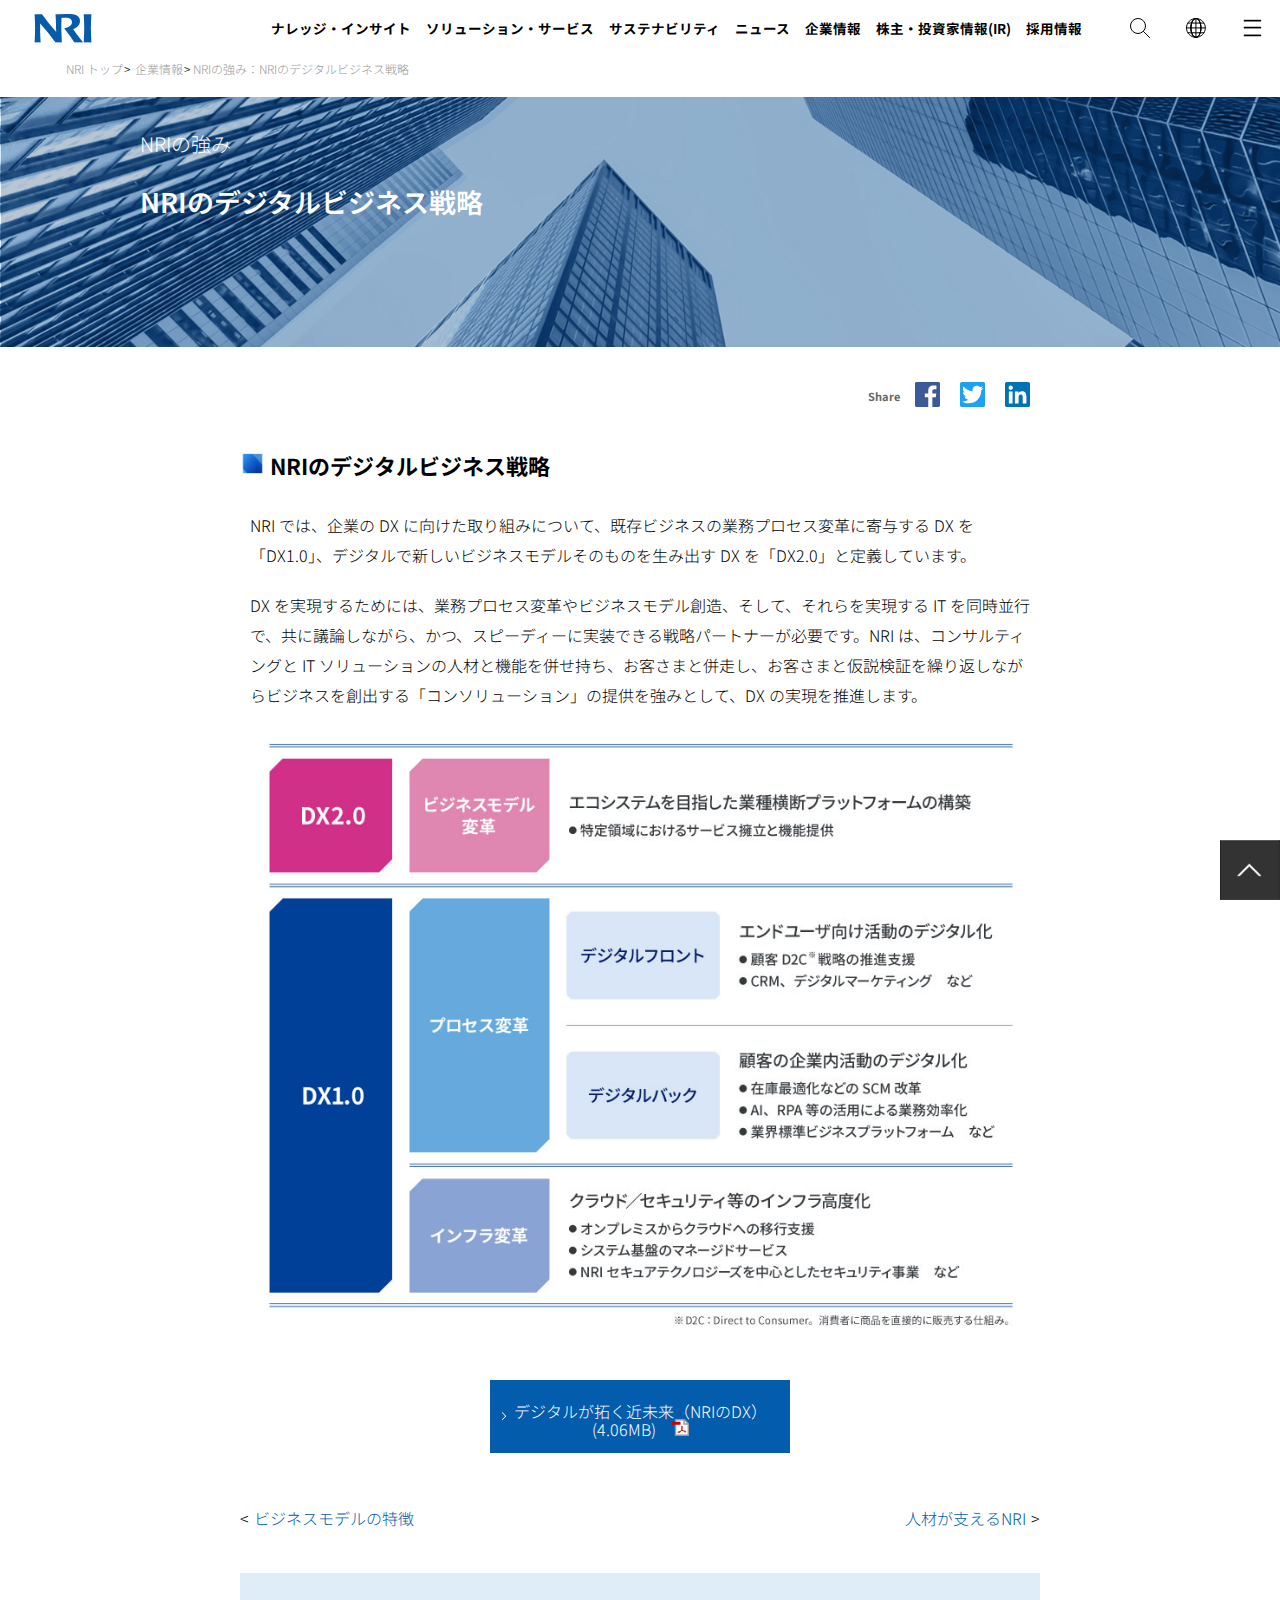
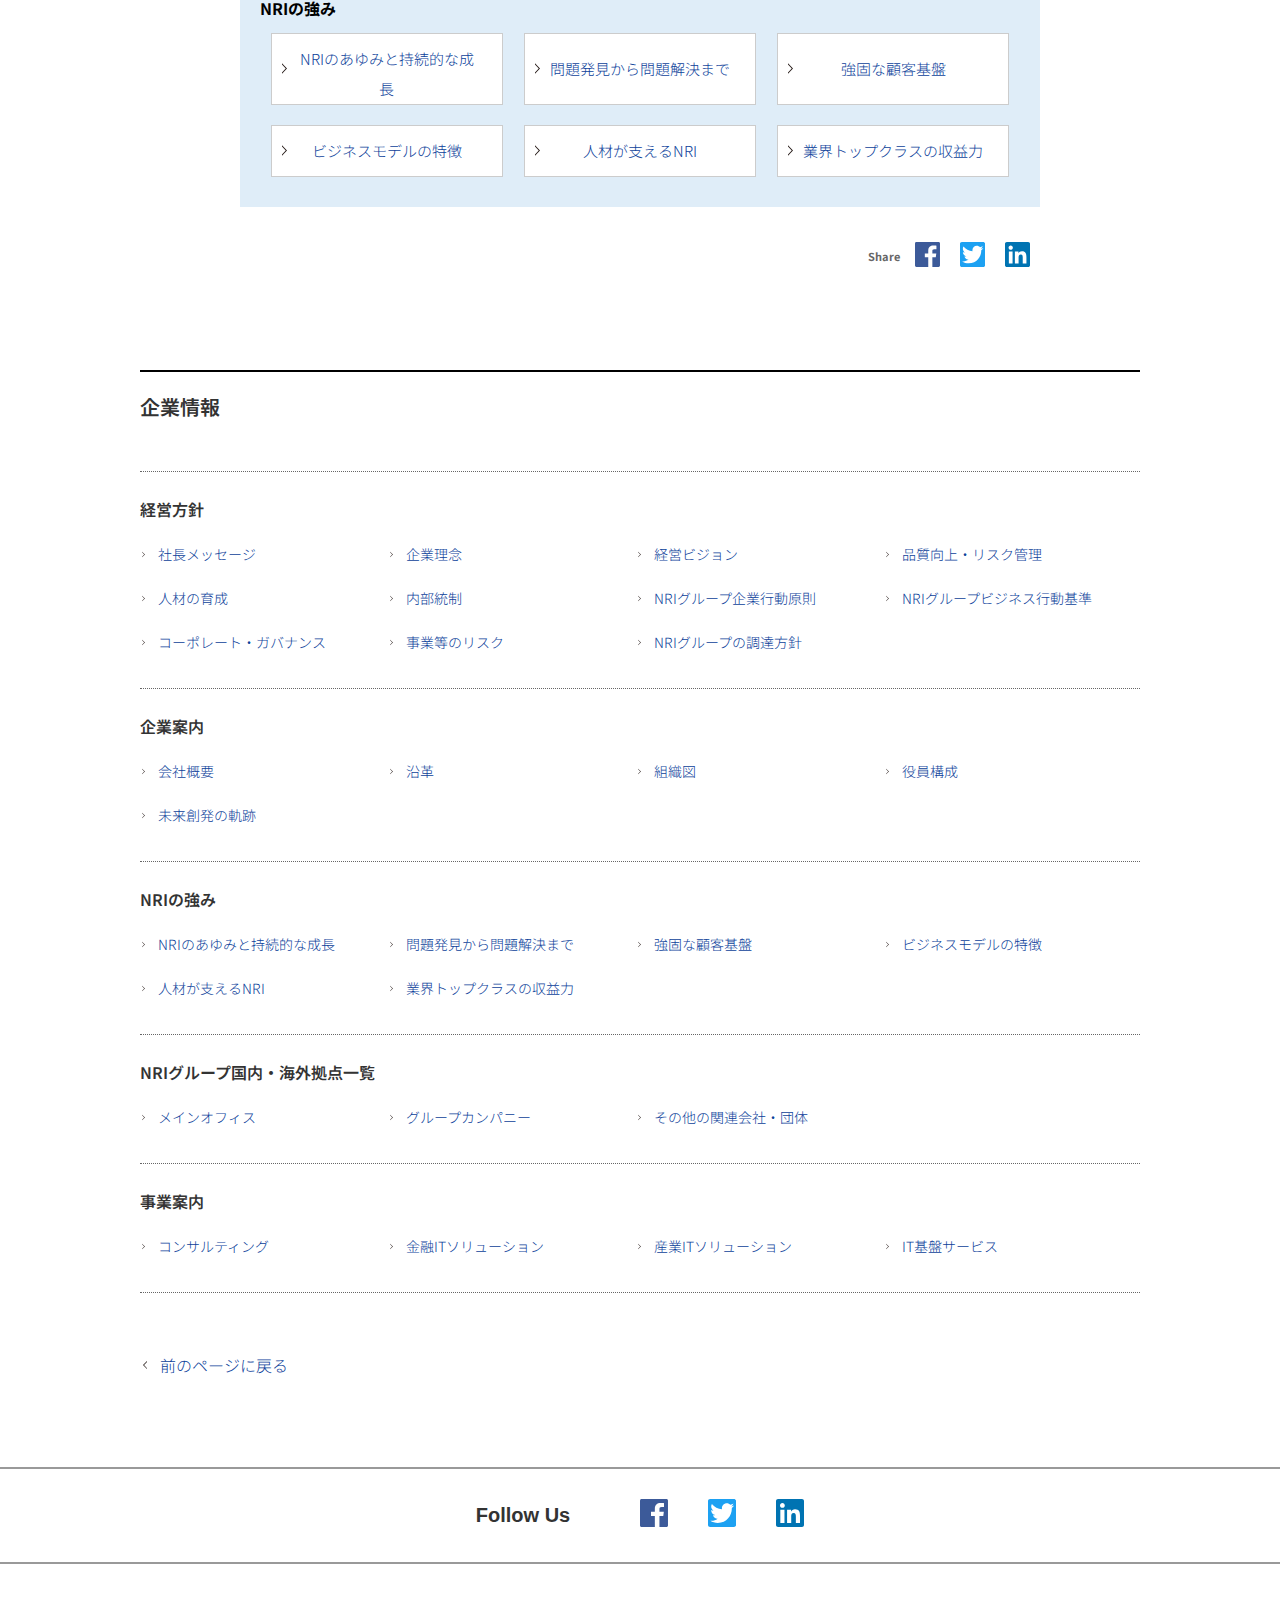
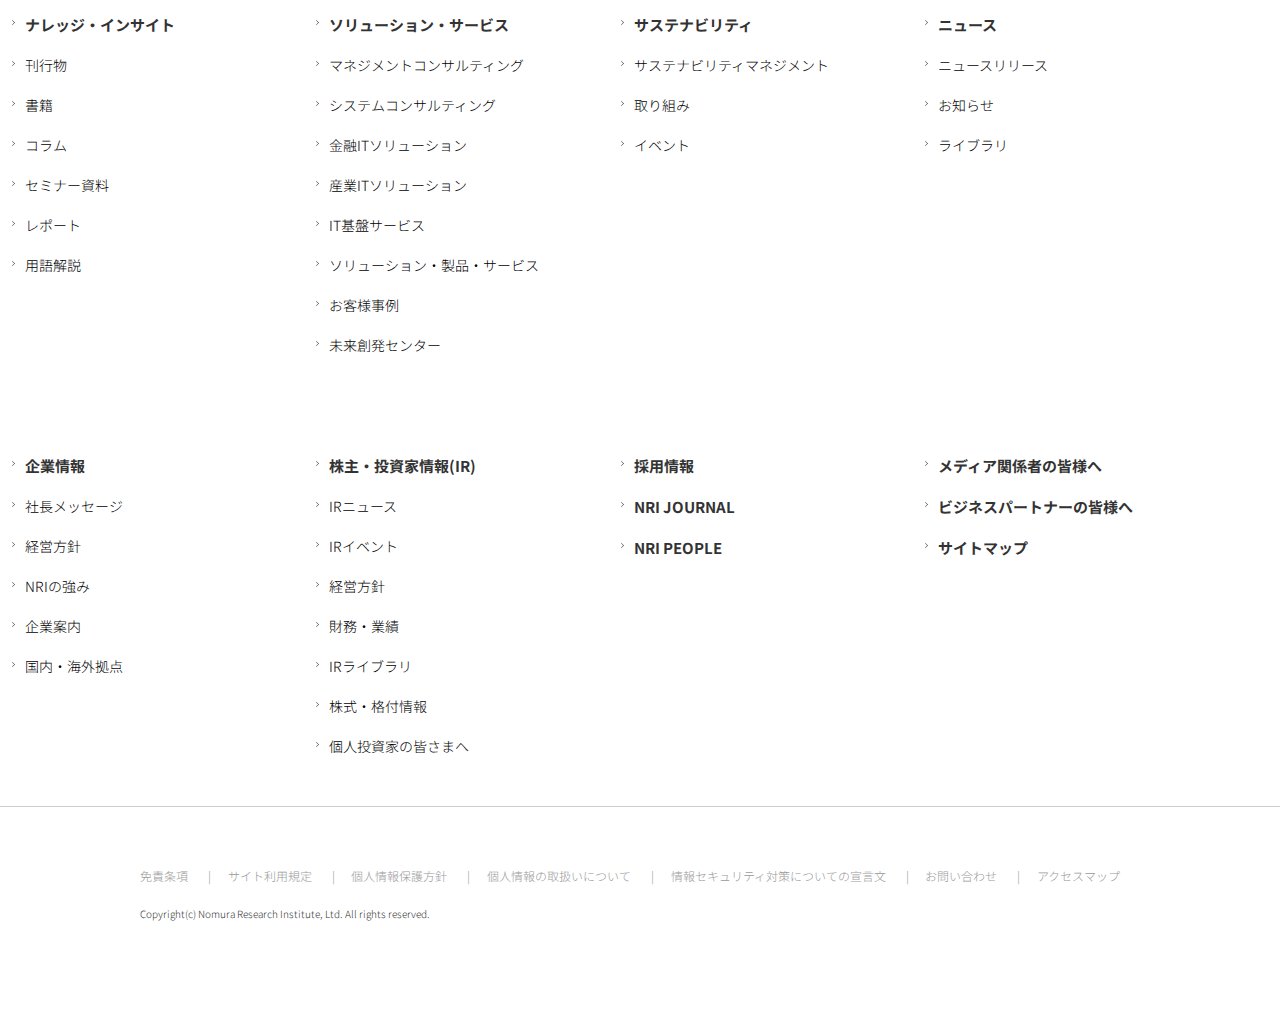
<file: html-nri/index.html>
<!DOCTYPE html>
<html lang="ja">
<head>
    <meta charset="UTF-8">
    <meta name="viewport" content="width=device-width, initial-scale=1.0">
    <meta name="description" content="NRIのデジタルビジネス戦略. NRI では、企業の DX に向けた取り組みについて、既存ビジネスの業務プロセス変革に寄与する DX を「DX1.0」、デジタルで新しいビジネスモデルそのものを生み出す DX を「DX2.0」と定義しています。">
    <!-- <link rel="stylesheet" href="css/normalize.css"> -->
    <link rel="stylesheet" href="css/style.css">
    <title>NRIの強み：ビジネスモデルの特徴｜企業情報｜｜企業情報｜野村総合研究所(NRI)</title>
    <link rel="shortcut icon" href="favicon.ico">
    <link rel="stylesheet" href="https://use.fontawesome.com/releases/v5.6.4/css/all.css">
</head>
<body>
    <!-- ============== header ============== -->
    <header>
        <div class="header-inner">
            <div class="header-logo">
                <a href="#"><img src="images/nri-logo.png" alt="NRIロゴ"></a>
            </div>
            <div class="header-nav">
                <ul class="navigation">
                    <li>
                        <a href="#">ナレッジ・インサイト</a>
                        <ul class="sub-nav">
                            <li>
                                <a href="#">ナレッジ・インサイトトップ</a>
                            </li>
                            <li>
                                <ul>
                                    <li><a href="#">刊行物</a></li>
                                    <li><a href="#">書籍</a></li>
                                    <li><a href="#">コラム</a></li>
                                    <li><a href="#">セミナー資料</a></li>
                                    <li><a href="#">レポート</a></li>
                                    <li><a href="#">用語解説</a></li>
                                </ul>
                            </li>
                        </ul>
                    </li>
                    <li>
                        <a href="#">ソリューション・サービス</a>
                        <ul class="sub-nav">
                            <li ><a href="#">ソリューション・サービストップ</a></li>
                            <li>
                                <ul>
                                    <li><a href="#">マネジメントコンサルティング</a></li>
                                    <li><a href="#">システムコンサルティング</a></li>
                                    <li><a href="#">金融ITソリューション</a></li>
                                    <li><a href="#">産業ITソリューション</a></li>
                                    <li><a href="#">IT基盤サービス</a></li>
                                    <li><a href="#">ソリューション・製品・サービス</a></li>
                                    <li><a href="#">お客様事例</a></li>
                                    <li><a href="#">未来創発センター</a></li>
                                </ul>
                            </li>
                        </ul>
                    </li>
                    <li>
                        <a href="#">サステナビリティ</a>
                        <ul class="sub-nav">
                            <li><a href="#">サステナビリティトップ</a></li>
                            <li><a href="#">サステナビリティマネジメント</a></li>
                            <li><a href="#">取り組み</a></li>
                            <li><a href="#">イベント</a></li>
                        </ul>
                    </li>
                    <li> 
                        <a href="#">ニュース</a>
                        <ul class="sub-nav">
                            <li><a href="#">ニューストップ</a></li>
                            <li><a href="#">ニュースリリース</a></li>
                            <li><a href="#">お知らせ</a></li>
                            <li><a href="#">ライブラリ</a></li>
                        </ul>
                    </li>
                    <li>
                        <a href="#">企業情報</a>
                        <ul class="sub-nav">
                            <li><a href="#">企業情報トップ</a></li>
                            <li><a href="#">社長メッセージ</a></li>
                            <li><a href="#">経営方針</a></li>
                            <li><a href="#">NRIの強み</a></li>
                            <li><a href="#">企業案内</a></li>
                            <li><a href="#">国内・海外拠点</a></li>
                        </ul>
                    </li>
                    <li>
                        <a href="#">株主・投資家情報(IR)</a>
                        <ul class="sub-nav">
                            <li><a href="#">株主・投資家情報(IR)トップ</a></li>
                            <li><a href="#">IRニュース</a></li>
                            <li><a href="#">IRイベント</a></li>
                            <li><a href="#">経営方針</a></li>
                            <li><a href="#">財務・業績</a></li>
                            <li><a href="#">IRライブラリ</a></li>
                            <li><a href="#">株式・格付情報</a></li>
                            <li><a href="#">個人投資家の皆さまへ</a></li>
                        </ul>
                    </li>
                    <li>
                        <a href="#">採用情報</a>
                    </li>
                </ul>
            </div>
            <div class="header-menu">
                <ul>
                    <li><a href="#"><img src="images/sarch-icon.svg" alt="サイト内検索"></a></li>
                    <li><a href="#"><img src="images/global-icon.svg" alt="言語切替"></a></li>
                    <li><a href="#"><img src="images/hamburger-icon.png" alt="メニュー"></a></li>
                </ul>
            </div>
        </div>
        <div class="breadcrumb">
            <ol>
                <li><a href="#">NRI トップ</a></li>
                <li><a href="#">企業情報</a></li>
                <li>NRIの強み：NRIのデジタルビジネス戦略</li>
            </ol>
        </div>
        <div id="page-top"><a href="#"><img src="images/chevron-top-icon.png" alt=""></a></div>
    </header>
    <!-- ============== /header ============== -->

    <!-- ============== main ============== -->
    <main>
        <div class="container">
            <div class="main-visual">
                <div class="key-words">
                    <p>NRIの強み</p>
                    <h1>NRIのデジタルビジネス戦略</h1>
                </div>
            </div>
            <div class="share-area">
                <ul>
                    <li>Share</li>
                    <li><a><img src="images/facebook-icon.svg" alt="facebook"></a></li>
                    <li><a><img src="images/twitter-icon.svg" alt="twitter"></a></li>
                    <li><a><img src="images/linkedin-icon.svg" alt="linkdin"></a></li>
                </ul>
            </div>
            <div class="main">
                <h2>NRIのデジタルビジネス戦略</h2>
                <p>NRI では、企業の DX に向けた取り組みについて、既存ビジネスの業務プロセス変革に寄与する DX を「DX1.0」、デジタルで新しいビジネスモデルそのものを生み出す DX を「DX2.0」と定義しています。</p>
                <p>DX を実現するためには、業務プロセス変革やビジネスモデル創造、そして、それらを実現する IT を同時並行で、共に議論しながら、かつ、スピーディーに実装できる戦略パートナーが必要です。NRI は、コンサルティングと IT ソリューションの人材と機能を併せ持ち、お客さまと併走し、お客さまと仮説検証を繰り返しながらビジネスを創出する「コンソリューション」の提供を強みとして、DX の実現を推進します。</p>
                <p><img src="images/story06_img_01.jpg" alt="NRIのDX"></p>
                    <div class="pdf-link">
                        <a href="#">
                            デジタルが拓く近未来（NRIのDX）<br>
                            (4.06MB)<img src="images/pdf-icon.svg" alt="">
                        </a>
                    </div>
                <ul class="next-page">
                    <li>&#060;<a href="#">ビジネスモデルの特徴</a></li>
                    <li><a href="#">人材が支えるNRI</a>&#062;</li>
                </ul>
                <div class="strengths">
                    <h3>NRIの強み</h3>
                    <ul>
                        <li><a href="#">NRIのあゆみと持続的な成長</a></li>
                        <li><a href="#">問題発見から問題解決まで</a></li>
                        <li><a href="#">強固な顧客基盤</a></li>
                        <li><a href="#">ビジネスモデルの特徴</a></li>
                        <li><a href="#">人材が支えるNRI</a></li>
                        <li><a href="#">業界トップクラスの収益力</a></li>
                    </ul>
                </div>
            </div><!-- /.main -->
            <div class="share-area">
                <ul>
                    <li>Share</li>
                    <li><a><img src="images/facebook-icon.svg" alt="facebook"></a></li>
                    <li><a><img src="images/twitter-icon.svg" alt="twitter"></a></li>
                    <li><a><img src="images/linkedin-icon.svg" alt="linkdin"></a></li>
                </ul>
            </div>
            <div class="corporate-info">
                <p>企業情報</p>
                <div class="info-links">
                    <p>経営方針</p>
                    <ul>
                        <li><a href="#">社長メッセージ</a></li>
                        <li><a href="#">企業理念</a></li>
                        <li><a href="#">経営ビジョン</a></li>
                        <li><a href="#">品質向上・リスク管理</a></li>
                        <li><a href="#">人材の育成</a></li>
                        <li><a href="#">内部統制</a></li>
                        <li><a href="#">NRIグループ企業行動原則</a></li>
                        <li><a href="#">NRIグループビジネス行動基準</a></li>
                        <li><a href="#">コーポレート・ガバナンス</a></li>
                        <li><a href="#">事業等のリスク</a></li>
                        <li><a href="#">NRIグループの調達方針</a></li>
                    </ul>
                </div>
                <div class="info-links">
                    <p>企業案内</p>
                    <ul>
                        <li><a href="#">会社概要</a></li>
                        <li><a href="#">沿革</a></li>
                        <li><a href="#">組織図</a></li>
                        <li><a href="#">役員構成</a></li>
                        <li><a href="#">未来創発の軌跡</a></li>
                    </ul>
                </div>
                <div class="info-links">
                    <p>NRIの強み</p>
                    <ul>
                        <li><a href="#">NRIのあゆみと持続的な成長</a></li>
                        <li><a href="#">問題発見から問題解決まで</a></li>
                        <li><a href="#">強固な顧客基盤</a></li>
                        <li><a href="#">ビジネスモデルの特徴</a></li>
                        <li><a href="#">人材が支えるNRI</a></li>
                        <li><a href="#">業界トップクラスの収益力</a></li>
                    </ul>
                </div>
                <div class="info-links">
                    <p>NRIグループ国内・海外拠点一覧</p>
                    <ul>
                        <li><a href="#">メインオフィス</a></li>
                        <li><a href="#">グループカンパニー</a></li>
                        <li><a href="#">その他の関連会社・団体</a></li>
                    </ul>
                </div>
                <div class="info-links">
                    <p>事業案内</p>
                    <ul>
                        <li><a href="#">コンサルティング</a></li>
                        <li><a href="#">金融ITソリューション</a></li>
                        <li><a href="#">産業ITソリューション</a></li>
                        <li><a href="#">IT基盤サービス</a></li>
                    </ul>
                </div>
                <a href="#" class="previous-page">前のページに戻る</a>
            </div><!-- /.corporate-info -->
        </div><!-- /.container -->
        <nav>
            <div class="nav-share">
                <ul>
                    <li>Follow Us</li>
                    <li><a><img src="images/facebook-icon.svg" alt="facebook"></a></li>
                    <li><a><img src="images/twitter-icon.svg" alt="twitter"></a></li>
                    <li><a><img src="images/linkedin-icon.svg" alt="linkdin"></a></li>
                </ul>
            </div>
            <div class="under-nav">
                <ul class="nav-menu">
                    <li>
                        <ul class="sub-nav-menu">
                            <li class="menu-top"><a href="#">ナレッジ・インサイト</a></li>
                            <li><a href="#">刊行物</a></li>
                            <li><a href="#">書籍</a></li>
                            <li><a href="#">コラム</a></li>
                            <li><a href="#">セミナー資料</a></li>
                            <li><a href="#">レポート</a></li>
                            <li><a href="#">用語解説</a></li>
                        </ul>
                    </li>
                    <li>
                        <ul class="sub-nav-menu">
                            <li class="menu-top"><a href="#">ソリューション・サービス</a></li>
                            <li><a href="#">マネジメントコンサルティング</a></li>
                            <li><a href="#">システムコンサルティング</a></li>
                            <li><a href="#">金融ITソリューション</a></li>
                            <li><a href="#">産業ITソリューション</a></li>
                            <li><a href="#">IT基盤サービス</a></li>
                            <li><a href="#">ソリューション・製品・サービス</a></li>
                            <li><a href="#">お客様事例</a></li>
                            <li><a href="#">未来創発センター</a></li>
                        </ul>
                    </li>
                    <li>
                        <ul class="sub-nav-menu">
                            <li class="menu-top"><a href="#">サステナビリティ</a></li>
                            <li><a href="#">サステナビリティマネジメント</a></li>
                            <li><a href="#">取り組み</a></li>
                            <li><a href="#">イベント</a></li>
                        </ul>
                    </li>
                    <li>
                        <ul class="sub-nav-menu">
                            <li class="menu-top"><a href="#">ニュース</a></li>
                            <li><a href="#">ニュースリリース</a></li>
                            <li><a href="#">お知らせ</a></li>
                            <li><a href="#">ライブラリ</a></li>
                        </ul>
                    </li>
                    <li>
                        <ul class="sub-nav-menu">
                            <li class="menu-top"><a href="#">企業情報</a></li>
                            <li><a href="#">社長メッセージ</a></li>
                            <li><a href="#">経営方針</a></li>
                            <li><a href="#">NRIの強み</a></li>
                            <li><a href="#">企業案内</a></li>
                            <li><a href="#">国内・海外拠点</a></li>
                        </ul>
                    </li>
                    <li>
                        <ul class="sub-nav-menu">
                            <li class="menu-top"><a href="#">株主・投資家情報(IR)</a></li>
                            <li><a href="#">IRニュース</a></li>
                            <li><a href="#">IRイベント</a></li>
                            <li><a href="#">経営方針</a></li>
                            <li><a href="#">財務・業績</a></li>
                            <li><a href="#">IRライブラリ</a></li>
                            <li><a href="#">株式・格付情報</a></li>
                            <li><a href="#">個人投資家の皆さまへ</a></li>
                        </ul>
                    </li>
                    <li>
                        <ul class="sub-nav-menu">
                            <li class="menu-top"><a href="#">採用情報</a></li>
                            <li class="menu-top"><a href="#">NRI JOURNAL</a></li>
                            <li class="menu-top"><a href="#">NRI PEOPLE</a></li>
                        </ul>
                    </li>
                    <li>
                        <ul class="sub-nav-menu">
                            <li class="menu-top"><a href="#">メディア関係者の皆様へ</a></li>
                            <li class="menu-top"><a href="#">ビジネスパートナーの皆様へ</a></li>
                            <li class="menu-top"><a href="#">サイトマップ</a></li>
                        </ul>
                    </li>
                </ul>
            </div><!-- /.nav-menu -->
        </nav><!--  /nav  -->
    </main>
    <!-- ============== /main ============== -->

    <!-- ============== footer ============== -->
    <footer>
        <ul>
            <li><a href="#">免責条項</a></li>
            <li><a href="#">サイト利用規定</a></li>
            <li><a href="#">個人情報保護方針</a></li>
            <li><a href="#">個人情報の取扱いについて</a></li>
            <li><a href="#">情報セキュリティ対策についての宣言文</a></li>
            <li><a href="#">お問い合わせ</a></li>
            <li><a href="#">アクセスマップ</a></li>
        </ul>
        <small>Copyright(c) Nomura Research Institute, Ltd. All rights reserved.</small>
    </footer>
    <!-- ============== /footer ============== -->
</body>
</html>
</file>
<file: html-nkou/style.css>
@charset "utf-8";

@import url('https://fonts.googleapis.com/css2?family=M+PLUS+1p:wght@300;400&display=swap');

/* ============== 全体共通 =============== */
html, body {
    margin: 0;
    padding: 0;
    font-size: 16px;
    color: #272727;
    background: #fff;
    font-family: sans-serif;
}
div, p, h1, h2, h3, h4, ul, li, a {
    margin: 0;
    padding: 0;
}
a {
    text-decoration: none;
}
ul, ol {
    list-style-type: none;
}

/* ============== header =============== */
.header-top {
    background: #f7f7f7;
    font-size: 11px;
    position: relative;
    z-index: 3;
}
.header-top .wrapper {
    margin: 0 auto;
    display: flex;
    max-width: 1050px;
}
.header-top p {
    margin-right: auto;
    padding: 7px 0;
    font-weight: 600;
}
.top-nav {
    display: flex;
    padding: 7px 0;
}
.top-nav a {
    display: inline-block;
    color: #676767;
    padding: 0 8px;
}
.top-nav a:hover {
    text-decoration: underline;
}
.top-nav li::after {
    content: "|";
}
.top-nav li:last-child::after {
    content: none;
}
.login {
    background: #d9d9d9 url(images/icon_site_mark01.png) no-repeat left 7px center;
    background-size: 15px auto;
    padding: 7px 0;
    margin: 0;
}
.login a {
    display: block;
    padding: 0 10px 0 28px;
    color: #181937;
}
.login a:hover {
    text-decoration: underline;
}

.header-middle {
    max-width: 1050px;
    margin: 0 auto;
    color: #8d959c;
    font-size: 11px;
    display: flex;
    align-items: center;
    position: relative;
    z-index: 3;
    background-color: #fff;
}
.header-logo {
    margin-right: auto;
    padding-top: 20px;
}
.header-logo img {
    width: 210px;
}
.header-tel {
    text-align: center;
    padding-right: 30px;
    padding-top: 10px;
}
.header-tel img{
    width: 210px;
}
.header-sns a {
    padding: 0 2px;
}
.header-sns img {
    width: 30px;
}
.header-sns a:hover {
    opacity: 0.8;
}

nav {
    display: flex;
    max-width: 1050px;
    margin: 0 auto;
    font-size: 16px;
    padding-top: 15px;
    position: relative;
    z-index: 3;
    background-color: #fff;
}
nav ul {
    display: flex;
    margin-right: auto;
}
nav li {
    padding: 0 25px 7px 25px;
    margin-bottom: 5px;
    border-right: solid 1px #dddddd;
}
nav a {
    display: block;
    color: #272727;
    padding: 0 15px;
    background-color: #fff;
}
nav a:hover {
    color: #1f286f;
}
nav li:first-child {
    color: #1f286f;
    border-left: solid 1px #dddddd;
    background: url(images/global_nav_btn01_01.png) no-repeat center bottom;
}
.now-page {
    background-color: #fff;
}
nav li:nth-child(2) {
    background: url(images/global_nav_btn01_02.png) no-repeat center top 24px;
}
nav li:nth-child(3) {
    background: url(images/global_nav_btn01_03.png) no-repeat center top 24px;
}
nav li:nth-child(4) {
    background: url(images/global_nav_btn01_04.png) no-repeat center top 24px;
}
nav li:nth-child(2):hover {
    background: url(images/global_nav_btn01_02.png) no-repeat center bottom;
}
nav li:nth-child(3):hover {
    background: url(images/global_nav_btn01_03.png) no-repeat center bottom;
}
nav li:nth-child(4):hover {
    background: url(images/global_nav_btn01_04.png) no-repeat center bottom;
}
nav {
    position: relative;
}
.now-page:after{
    content: "";
    position: absolute;
    width: 0;
    height: 0;
    left: 60px;
    top: 72px;
    border-style: solid;
    border-color: transparent transparent transparent #181937;
    border-width: 10px 0 10px 17.32px;
    transform: rotate(30deg);
}

.header-sub-nav {
    background: #181937;
    margin-top: 23px;
    padding: 5px 0 5px 0;
    font-size: 15px;
}
.header-sub-nav ul {
    max-width: 1050px;
    margin: 0 auto;
    padding: 5px 0 0 0;
    display: flex;
    flex-wrap: wrap;
    font-size: 15px;
}
.header-sub-nav li {
    padding: 0 2px 0 0;
    margin: 3px 0;
}
.header-sub-nav a {
    display: inline-block;
    color: #fff;
    padding: 5px 15px;
    margin: 0;
}
.header-sub-nav a:hover {
    color: #181937;
    background-color: #fff;
}
.header-sub-nav li::before {
	content:"";
	display:inline-block;
	width:1em;
	height:1em;
    background:url(images/icon_backslash01_black01.png) no-repeat left 0 center;
	background-size:contain;
}
.header-sub-nav li:first-child::before {
    content: none;
}

.header-title {
    background: url(images/about_mainimage01.jpg) center center;
    background-size: cover;
    width: 100%;
    height: 500px;
}
.header-title h1 {
    font-size: 53px;
    color: #fff;
    text-align: center;
    padding-top: 50px;
    font-weight: normal;
    letter-spacing: 13px;
}
.header-title img {
    display: block;
    margin: 0 auto;
    width: 100px;
    padding: 30px 45px;
    border-top: solid 1.5px #fff;
}

.breadcramb {
    max-width: 1100px;
    margin: 0 auto;
    font-size: 14px;
    padding: 5px 0;
}
.breadcramb ol {
    display: flex;
}
.breadcramb a {
    color: #35538D;
    padding: 20px 5px;
}
.breadcramb li {
    padding-left: 10px;
}
.breadcramb a:hover {
    text-decoration: underline;
}
.breadcramb li:first-child::after {
    content: ">";
}
header {
    border-bottom: solid 1px #e1e1e1;
}

/* 固定ヘッダー */
.fixed-bar-bg {
    position: fixed;
    top: 0;
    left: 0;
    width: 100%;
    background-color: rgba(255, 255, 255, 0.9);
    z-index: 1;
}
.fixed-bar {
    max-width: 1050px;
    display: flex;
    margin: 0 auto;
    align-items: center;
}
.fixed-logo {
    margin-right: auto;
}
.fixed-logo img {
    width: 170px;
    margin: 8px 0;
}
.fixed-tel img {
    width: 200px;
}
.fixed-bar p {
    color: #999999;
    font-size: 11px;
    padding: 0 10px;
}
.entry-btn {
    color: #1f286f;
    background: #fff url(images/icon_arrow01_right_blue01.png) no-repeat right 8px center;
    background-size: 5px 8px;
    width: 125px;
    height: 25px;
    padding: 6px 20px;
    margin: 0 5px;
    text-align: center;
    border: solid 1px #1f286f;
    font-size: 15px;
    font-weight: bold;
}
.entry-btn:hover {
    color: #fff;
    background: #1f286f url(images/icon_arrow01_right_white01.png) no-repeat right 8px center;
    background-size: 5px 8px;
}

/* ============== main =============== */
.main-wrapper {
    max-width: 1050px;
    margin: 0 auto;
}
h2 {
    font-size: 34px;
    text-align: center;
    font-weight: normal;
    letter-spacing: 5px;
    line-height: 60px;
    padding-top: 90px;
    padding-bottom: 60px;
}
.main-wrapper p {
    text-align: center;
    font-size: 23px;
    padding-bottom: 25px;
}
.message {
    width: 635px;
    margin: 0 auto;
    font-size: 16.5px;
    line-height: 28px;
    padding-top: 25px;
    background: url(images/line01_black01.png) no-repeat center top;
    background-size: 200px;
}
h3 {
    font-size: 26px;
    font-weight: normal;
    margin: 30px 0;
    padding: 30px 0 10px 0;
    background: url(images/line02_black01.png) no-repeat left 0 bottom;
    background-size: 100%;
}
.edu-list {
    display: flex;
    position: relative;
    padding-bottom: 120px;
}
.edu-list li {
    display: flex;
    align-items: center;
    margin: 25px 0;
    font-size: 19px;
}
.edu-list h4 {
    font-size: 24px;
    font-weight: normal;
    padding: 8px 13px 8px 0;
    margin-right: 15px;
    border-right: solid 1px #000000;
    text-align: justify;
}
.about-image {
    position: absolute;
    left: 550px;
    top: 15px;
}
.about-image img {
    width: 630px;
}
.n-standard {
    display: flex;
    width: 610px;
    margin: 0 auto;
    background: #f7f7f7;
    padding: 30px 25px 30px 40px;
    border: solid 1px #dddddd;
    position: relative;
}
.n-standard .text {
    margin: 0 0 0 20px;
}
.n-standard .title {
    font-size: 22px;
    font-weight: normal;
    letter-spacing: 0.1em;
    text-align: left;
    padding-bottom: 20px;
}
.n-standard p {
    font-size: 16px;
    letter-spacing: 4px;
    line-height: 25px;
    text-align: left;
}
.read-more img {
    width: 70px;
    margin: 30px 0;
    padding-left: 20px;
    background: url(images/icon_arrow01_right_black01.png) no-repeat left 5px top 3px;
    background-size: 5px 8px;
}
.n-standard a {
    position: absolute;
    top: 0;
    left: 0;
    height:100%;
    width: 100%;
}
.n-standard:hover img {
    opacity: 0.8;
}

.charm-block {
    margin-top: 90px;
    display: flex;
    justify-content: space-between;
}
.text h4 {
    font-size: 25px;
    font-weight: 500;
    padding-bottom: 25px;
    background: url(images/line01_black01.png) no-repeat left 0 bottom;
    background-size: 500px;
    line-height: 45px;
}
.charm-block p {
    margin-top: 10px;
    width: 480px;
    text-align: left;
    font-size: 17px;
}
.postscript {
    font-size: 12px;
}

/* contents */
.contents .wrapper:nth-child(odd) {
    background: #f7f7f7;
    border-top: solid 1px #e2e2e2;
    border-bottom: solid 1px #e2e2e2;
}
.contents {
    text-align: center;
    margin-top: 70px;
}
article {
    max-width: 1050px;
    margin: 0 auto;
    padding-bottom: 50px;
}
.contents h2 {
    font-size: 33px;
    letter-spacing: 0;
    padding: 70px 0 10px 0;
    margin-bottom: 20px;
    background: url(images/line01_black01.png) no-repeat center bottom;
    background-size: 200px;
}
.box {
    padding: 60px 0;
    display: flex;
    flex-direction: row;
    justify-content: space-between;
    text-align: left;
}
.reverse-box {
    padding: 60px 0;
    display: flex;
    flex-direction: row-reverse;
    justify-content: space-between;
    text-align: left;
}
.box > .text, .box2 > .text {
    margin: 0 25px;
    font-size: 16px;
    letter-spacing: 0.2em;
}
.index {
    width: 100px;
    background: #000;
    text-align: center;
    margin-bottom: 30px;
}
.index img {
    width: 85%;
    padding-top: 7px;
}
.note {
    font-size: 11px;
    margin-top: 20px;
    letter-spacing: normal;
}
.note2 {
    font-size: 13px;
    margin: 0;
    padding-bottom: 20px;
}
.text > h3 {
    font-size: 22px;
    letter-spacing: 0;
    background: none;
    padding: 0 0 30px 0;
    margin: 0;
}
h3 span {
    font-size: 14px;
}
.text {
    position: relative;
}
.text a {
    position: absolute;
    top: 0;
    left: 0;
    height: 100%;
    width: 100%;
}
.box > .text:hover {
    opacity: 0.7;
}
.reverse-box > .text:hover {
    opacity: 0.7;
}
.what-nkou img {
    width: 100%;
    margin: 130px 0 50px 0;
}
.what-nkou:hover {
    opacity: 0.7;
}
ul.message-link {
    display: flex;
    flex-wrap: wrap;
    padding: 50px 0;
    max-width: 1050px;
    margin: 0 auto;
}
.message-link li {
    width: 45%;
    height: 100%;
    margin: 15px 25px;
    background: url(images/bg_diagonal01_black01.png);
    padding: 0;
}
.message-link a {
    display: block;
    color: #000;
    font-size: 25px;
    padding: 13px 35px 13px 25px;
    background: #fff url(images/icon_arrow01_right_black01.png) no-repeat right 15px center;
    background-size: 5px 8px;
    text-align: left;
    margin: 5px;
}
.message-link span {
    display: block;
    font-size: 13px;
    line-height: 21px;
    padding-top: 10px;
}
.message-link li:first-child {
    height: 140px;
}
.message-link li:first-child a {
    padding-top: 32px;
    padding-bottom: 28px;
}
.message-link li:nth-child(3) {
    height: 125px;
}
.message-link li:nth-child(3) a {
    padding-top: 22px;
    padding-bottom: 22px;
}
.contents .wrapper:last-child {
    border-bottom: none;
}
.message-link li > a:hover {
    opacity: 0.7;
}

.more-info {
    background: url(images/footer02_bg01.png);
    text-align: center;
    padding: 30px 0;
    margin-top: 80px;
}
.more-info p {
    color: #fff;
    font-size: 20px;
    letter-spacing: 0.2em;
    padding-bottom: 25px;
}
.info-wrapper {
    display: flex;
    justify-content: space-between;
    width: 600px;
    margin: 0 auto;
}
.info-link {
    display: flex;
    flex-direction: column;
}
a.request {
    width: 230px;
    height: 30px;
    padding: 10px 0 10px 25px;
    margin: 10px;
    color: #000000;
    font-size: 18px;
    background-color: #fff;
    background-image: url(images/icon_book01_black01.png), url(images/icon_arrow01_right_black01.png);
    background-repeat: no-repeat, no-repeat;
    background-position: left 20px center, right 15px center;
    background-size: 30px 30px, 5px 8px;
}
a.meeting {
    width: 230px;
    height: 30px;
    padding: 10px 0 10px 25px;
    margin: 10px;
    color: #000000;
    font-size: 18px;
    background-color: #fff;
    background-image: url(images/icon_balloon01_black01.png), url(images/icon_arrow01_right_black01.png);
    background-repeat: no-repeat, no-repeat;
    background-position: left 20px center, right 15px center;
    background-size: 30px 30px, 5px 8px;
}
.request:hover ,.meeting:hover {
    opacity: 0.8;
}
.phone img {
    width: 270px;
    height: auto;
    margin-top: 15px;
}
.phone p {
    font-size: 12px;
}
.web a {
    color: #fff;
    font-size: 13px;
    border: solid 1px #fff;
    padding: 15px 35px;
    background: url(images/icon_arrow01_right_white01.png) no-repeat right 10px center;
    background-size: 5px 8px;
}
.web a:hover {
    text-decoration: underline;
}
.other-site {
    margin-bottom: 50px;
}
.other-site .wrapper {
    text-align: center;
    margin-top: 20px;
}
.other-site > .wrapper > a {
    display: inline-block;
    width: 230px;
    height: 21px;
    font-size: 14px;
    color: #000000;
    padding: 10px 0;
    margin: 0 15px 30px 0;
    border: solid 1px #000000;
    background: url(images/icon_arrow01_right_black01.png) no-repeat right 15px center;
    background-size: 5px 8px;
}
.other-site > .wrapper > a:hover {
    color: #fff;
    background: #000 url(images/icon_arrow01_right_white01.png) no-repeat right 15px center;
    background-size: 5px 8px;
}
.other-site p {
    max-width: 1050px;
    padding-top: 30px;
    margin: 0 auto;
    border-top: solid 1px #ddd;
}
.other-link {
    display: flex;
    padding: 20px 0;
    max-width: 1050px;
    margin: 0 auto;
}
.other-link li {
    width: 45%;
    height: 100%;
    margin: 15px 25px;
    background: url(images/bg_diagonal01_black01.png);
    padding: 0;
    text-align: center;
}
.other-link a {
    display: block;
    color: #000;
    font-size: 13px;
    padding: 13px 35px 13px 25px;
    background: #fff url(images/icon_arrow01_right_black01.png) no-repeat right 15px center;
    background-size: 5px 8px;
    text-align: left;
    margin: 5px;
}
.other-link img {
    display: block;
    height: 35px;
    width: auto;
    margin: 0 auto;
    padding-bottom: 10px;
}
.other-link span {
    display: block;
    text-align: center;
}
.other-link > li a:hover {
    opacity: 0.7;
}

/* ============== footer =============== */
footer {
    background: #f7f7f7;
}
footer > .wrapper {
    max-width: 1050px;
    margin: 0 auto;
}
.information {
    padding-top: 30px;
    padding-bottom: 35px;
    display: flex;
    justify-content: space-between;
    align-items: center;
}
.information ul {
    display: flex;
}
.information a {
    color: #000066;
    font-weight: bold;
    padding: 0 10px;
}
.information li::after {
    content: "|";
    color: #999999;
}
.information li:last-child::after {
    content: none;
}
.information a:hover {
    text-decoration: underline;
}
.page-top:hover {
    opacity: 0.8;
}
.footer-nav ul {
    display: flex;
}
.footer-nav > ul > li {
    width: 20%;
    padding-right: 15px;
}
.footer-sub-nav {
    display: flex;
    flex-direction: column;
}
.footer-sub-nav {
    font-size: 14px;
    line-height: 30px;
}
.footer-sub-nav a {
    color: #000000;
}
.nav-heading a {
    color: #000066;
    font-weight: bold;
    font-size: 16px;
}
.nav-heading span {
    display: block;
    line-height: 0.5rem;
    font-size: 11px;
    font-weight: normal;
}
.footer-sub-nav a:hover {
    text-decoration: underline;
}
li.top-bar {
    padding-top: 15px;
    border-top: solid 1px #c9c9c9;
    margin-top: 15px;
}
.sns-link {
    border-top: solid 1px #c9c9c9;
    display: flex;
    justify-content: space-between;
    margin-top: 35px;
    margin-bottom: 10px;
}
.sns-link > p > a {
    color: #000;
    display: inline-block;
    font-size: 14px;
    margin-top: 30px;
    padding-right: 15px;
}
.sns-link > p > a:hover {
    text-decoration: underline;
}
.sns-item {
    display: flex;
    align-items: center;
}
.sns-item li {
    padding: 5px 25px 5px 5px;
    margin: 15px 0;
    border-right: solid 1px #ddd;
    position: relative;
}
.sns-item a {
    display: flex;
    vertical-align: middle;
    font-size: 12px;
    color: #272727;
}
.sns-item a::after {
    content: ">";
    font-size: 15px;
    color: #ddd;
    position: absolute;
    top: 12px;
    right: 10px;
}
.sns-item li:last-child {
    border-right: none;
}
.sns-item img {
    width: 28px;
    height: 28px;
    padding: 5px;
}
.sns-item li:hover {
    background: #e2e2e2;
}
.copyright {
    background: #1b1b1b;
    color: #999999;
    font-size: 11px;
    padding: 15px 0;
}
.copyright > .wrapper {
    max-width: 1050px;
    margin: 0 auto;
    display: flex;
    justify-content: space-between;
}
.copyright a {
    color: #999999;
}
.copyright a:hover {
    text-decoration: underline;
}
small {
    font-size: 12px;
}
</file>
<file: html-nri/css/style.css>
@charset "utf-8";

@import url('https://fonts.googleapis.com/css2?family=Noto+Sans+JP:wght@300;500&display=swap');


/* ============= 全て共通 ============= */
html, body {
    font-size: 16px;
    font-family: 'Noto Sans JP', sans-serif;
    color: #000;
    background: #ffffff;
    width: 100%;
    height: 100%;
    font-weight: 300;
}
body, div, p, h1, h2, h3, ul {
    margin: 0;
    padding: 0;
}
img {
    width: 100%;
    height: auto;
}
a {
    text-decoration: none;
}

ul, ol {
    list-style-type: none;
}
ul, li {
    margin: 0;
    padding: 0;
}

/* ============= header ============= */
.header-inner {
    display: flex;
    align-items: flex-start;
    position: fixed;
    top: 0px;
    left: 0px;
    width: 100%;
    height: 55px;
    background: #ffffff;
}
.header-logo {
    margin-right: auto;
    padding-left: 27px;
    padding-top: 7px;
}
.header-logo img {
    width: 72px;
    height: auto;
    margin: 0;
}
.header-nav {
    display: none;
}
.header-menu {
    padding-top: 10px;
}
.header-menu ul {
    display: flex;
}
.header-menu li {
    padding: 0 15px;
}
.header-menu img {
    width: 20px;
    height: 20px;
}
.header-menu img:hover {
    opacity: 0.5;
}

/* ページ上部に戻る */
#page-top {
    position: fixed;
    right: 0;
    bottom: 0;
}
#page-top img {
    width: 35px;
    height: 35px;
    vertical-align: top;
}


/* レスポンシブ　（タブレット以上） */
@media screen and (min-width: 768px) {
    .header-menu {
        padding-top: 18px;
    }
    .header-menu li{
        padding: 0px 18px;
    }
    #page-top img {
        width: 60px;
        height: 60px;
        vertical-align: top;
    }
    
}

/* レスポンシブ　（デスクトップ） */
@media screen and (min-width: 1180px) {
    .header-nav {
        display: flex;
    }
    .navigation {
        display: flex;
        flex-direction: row;
        justify-content: space-between;
        margin-top: 15px;
        margin-right: 15px;
    }
    .navigation > li > a {
        color: #000;
        font-size: 13.5px;
        font-weight: 700;
        margin-right:15px;
        padding-bottom: 20px;
    }
    .sub-nav {
        display: none;
    }
    .navigation a:hover {
        color: #0c419a;
        border-bottom: solid 2px #0c419a;

    }
    .navigatin > li > a:hover {
        border-bottom: solid 2px #0c419a;
    }
}

/* パンくずリスト */
.breadcrumb {
    color: #999;
    font-size: 12px;
}
.breadcrumb ol {
    padding: 0;
    margin: 0 0 0 5%;
}
.breadcrumb li {
    display: inline-block;
    margin-top: 60px;
    padding: 0;
}
.breadcrumb li::after {
    content: ">";
    color: #000;
}
.breadcrumb li:last-child::after {
    content: none;
}
.breadcrumb a {
    text-decoration: none;
    color: #999;
    padding: 0 0.1rem;
}

/* ============= main ============= */

/* mein-visual */
.main-visual {
    background: url(../images/keyvisual.jpg) center;
    background-size: cover;
    height: 200px;
    margin-top: 20px;
}
.main-visual p {
    display: none;
}
.main-visual h1 {
    color: #ffffff;
    font-size: 18px;
    padding-left: 1rem;
    padding-top: 2rem;
    font-weight: 600;
}

/* レスポンシブ */
@media screen and (min-width: 768px) {
    .main-visual {
        height: 250px;
    }
    .key-words {
        max-width: 1000px;
        margin: 0 auto;
    }
    .main-visual p {
        display: block;
        font-size: 20px;
        color: #ffffff;
        padding-top: 2rem;
    }
    .main-visual h1 {
        font-size: 27px;
        padding-left: 0;
        padding-top: 1.5rem;
    }
}

/* share icon */
.share-area {
    margin-top: 20px;
    margin-right: 20px;
    font-size: 11px;
    color: #666;
    font-weight: 700;
}
.share-area ul {
    display: flex;
    justify-content: flex-end;
    align-items: flex-start;
}
.share-area img {
    width: 20px;
    height: 20px;
    margin: 0 5px;
}

/* レスポンシブ */
@media screen and (min-width: 768px) {
    .share-area {
        margin: 35px auto;
        max-width: 800px;
    }
    .share-area ul {
        align-items: center;
    }
    .share-area img {
        width: 25px;
        height: 25px;
    }
    .share-area li {
        margin: 0 5px;
    }
}

/* mein area*/
.main {
    margin: 10px auto;
    line-height: 30px;
    max-width: 800px;
}
.main h2 {
    margin-top: 40px;
    font-size: 18px;
    padding: 0 0 20px 30px;
    background: url(../images/title-mark.png) no-repeat;
    background-size: 25px 27px;
}
.main p {
    padding: 10px;
}
.pdf-link{
    display: flex;
    justify-content: center;
    align-items: center;
    width: 300px;
    height: 65px;
    padding-top: 8px;
    margin: 25px auto;
    background: #045CAC url(../images/chevron-white.png) no-repeat left 7px top 30px;
    background-size: 12px 12px;
    text-align: center;
    line-height: 15px;
}
.pdf-link a {
    display: block;
    color: #ffffff;
}
.pdf-link:hover {
    opacity: 0.8;
}
.pdf-link img {
    width: 17px;
    height: 17px;
    padding-left: 1em;
    padding-top: 0px;
}
.next-page {
    margin-top: 50px;
    margin-bottom: 120px;
}
.next-page li:first-child {
    float: left;
}
.next-page li:last-child {
    float: right;
}
.next-page a {
    color: #045CAC;
    padding: 0 5px;
}
.next-page a:hover {
    text-decoration: underline;
}
.strengths {
    box-sizing: border-box;
    padding: 20px;
    margin: 15px auto;
    background: #DFEDF8;
    width: 95%;
    height: auto;
}
.strengths h3 {
    font-size: 16px;
}
.strengths li {
    padding: 10px;
    height: 28px;
    margin: 10px auto;
    background: url(../images/chevronRight-icon.svg) no-repeat left 10px top 18px;
    background-size: 5px;
    background-color: #ffffff;
    border: solid 1px #cccccc;
    text-align: center;
}
.strengths a {
    display: block;
    font-size: 15px;
    color: #0c419a;
    padding: 0 15px;
}
.strengths li:hover {
    background-color: #F4F4F4;
}

/* レスポンシブ */
@media screen and (min-width: 768px) {
    .main h2 {
        font-size: 22px;
    }
    .strengths {
        width: 100%;
    }
    .strengths ul {
        display: flex;
        flex-wrap: wrap;
    }
    .strengths li {
        width: 210px;
        height: auto;
    }
    .strengths li:nth-child(1) {
        height: 50px;
        display: inline-block;
        vertical-align: middle;
        background: url(../images/chevronRight-icon.svg) no-repeat left 10px top 28px;
        background-size: 5px;
        background-color: #ffffff;
    }
    .strengths li:nth-child(2) {
        background: url(../images/chevronRight-icon.svg) no-repeat left 10px top 28px;
        background-size: 5px;
        background-color: #ffffff;
        padding-top: 20px;
    }
    .strengths li:nth-child(3) {
        background: url(../images/chevronRight-icon.svg) no-repeat left 10px top 28px;
        background-size: 5px;
        background-color: #ffffff;
        padding-top: 20px;
    }
    .strengths li:hover {
        background-color: #F4F4F4;
    }
}

/* ============= 企業情報 ============= */
.corporate-info {
    margin: 60px 15px 30px 15px;
}
.corporate-info > p{
    font-size: 20px;
    color: #333333;
    font-weight: 600;
    border-top: solid 2px #000;
    padding-top: 20px;
    padding-bottom: 50px;
    border-bottom: dotted 1px #666666;
    margin-top: 100px;
}
.info-links p {
    font-weight: 600;
    color: #333333;
    padding-bottom: 10px;
}
.info-links {
    padding: 25px 0;
    border-bottom: dotted 1px #666666;
}
.info-links li {
    padding: 10px 0 10px 18px;
    background: url(../images/chevronRight-icon.svg) no-repeat left 0 top 20px;
    background-size: 7px 7px;
}
.info-links a {
    font-size: 14px;
    color: #0c419a;
}
a.previous-page{
    display: block;
    color: #0c419a;
    padding: 40px 0 20px 20px;
    background: url(../images/chevronLeft-icon.svg) no-repeat left 0 top 46px;
    background-size: 10px 10px;
}

/* レスポンシブ */
@media screen and (min-width: 768px) {
    .corporate-info {
        max-width: 1000px;
        margin: 0 auto;
    }
    .info-links ul {
        display: flex;
        flex-wrap: wrap;
    }
    .info-links li {
        width: 23%;
    }
    a.previous-page{
        padding-top: 60px;
        background: url(../images/chevronLeft-icon.svg) no-repeat left 0 top 67px;
        background-size: 10px 10px;
    }
}

/* ============= Follow Us ============= */
.nav-share {
    border-top: solid 1px #999999;
    border-bottom: solid 1px #999999;
    padding: 15px;
    font-size: 14px;
    font-family: Arial, Helvetica, sans-serif;
    color: #333333;
    font-weight: 700;
    margin: 0 auto;
}
.nav-share ul {
    display: flex;
    align-items: center;
    justify-content: center;
}
.nav-share li {
    margin: 5px 10px;
}
.nav-share li:first-child {
    padding-right: 30px;
}
.nav-share img {
    width: 20px;
    height: 20px;
    margin: 0 5px;
}

/* レスポンシブ */
@media screen and (min-width: 768px) {
    .nav-share {
        border-top: solid 2px #999999;
        border-bottom: solid 2px #999999;
        padding: 25px;
        font-size: 20px;
        font-family: Arial, Helvetica, sans-serif;
        color: #333333;
        font-weight: 700;
        margin-top: 70px;
    }
    .nav-share ul {
        display: flex;
        align-items: center;
        justify-content: center;
    }
    .nav-share li {
        margin: 5px 20px;
    }
    .nav-share img {
        width: 28px;
        height: 28px;
        margin: 0;
    }
}

/* ============= ページ下部のナビメニュー ============= */
.under-nav {
    display: none;
}

/* レスポンシブ */
@media screen and (min-width: 768px) {
    main {
        border-bottom: solid 1px #cccccc;
    }
    .under-nav {
        display: block;
        padding: 0;
        margin: 0 auto;
        max-width: 1300px;
    }
    .nav-menu {
        display: flex;
        flex-wrap: wrap;
        padding: 0;
        margin: 0;
    }
    .nav-menu > li {
        width: 23%;
        padding: 10px 0 10px 10px;
        margin: 30px 0;
    }    
    .nav-menu a {
        font-size: 14px;
        font-weight: 300;
        color: #000;
    }
    .nav-menu a:hover {
        text-decoration: underline;
    }
    .sub-nav-menu > li > a {
        display: inline-block;
        margin: 10px 0;
    }
    .sub-nav-menu li {
        padding-left: 15px;
        background: url(../images/chevronRight-icon.svg) no-repeat left 0 top 15px;
        background-size: 7px 7px;
    }
    .menu-top a {
        font-size: 15px;
        color: #333333;
        font-weight: 700;
    }
}

/* ============== footer ============== */
footer {
    margin-top:40px;
    border-top: dotted 1px #999999;
    margin-bottom: 80px;
}
footer ul {
    display: block;
}
footer li {
    padding: 8px;
    border-bottom: dotted 1px #999999;
}
footer a {
    font-size: 12px;
    color: #999999;
}
footer a:hover {
    text-decoration: underline;
}
small {
    font-size: 10px;
    color: #333333;
    margin: 0 auto;
    padding-left: 10px;
}

/* レスポンシブ */
@media screen and (min-width: 768px) {
    footer ul {
        display: flex;
        justify-content: space-between;
        flex-wrap: wrap;
        margin-top: 60px;
        margin-bottom: 15px;
        font-size: 12px;
        margin-left: 0;
        padding: 0;
    }
    footer li {
        border: none;
        padding: 0;
        margin: 0;
    }
    footer a {
        color: #999999;
        padding: 0 20px 0 0;
        margin: 0;
    }
    footer li::after {
        content: "|";
        color: #999999;
    }
    footer li:last-child::after {
        content: none;
    }
    footer {
        border: none;
        max-width: 1000px;
        margin: 0 auto;
        padding-bottom: 100px;
    }
    small {
        padding-left: 0;
    }
}
</file>
